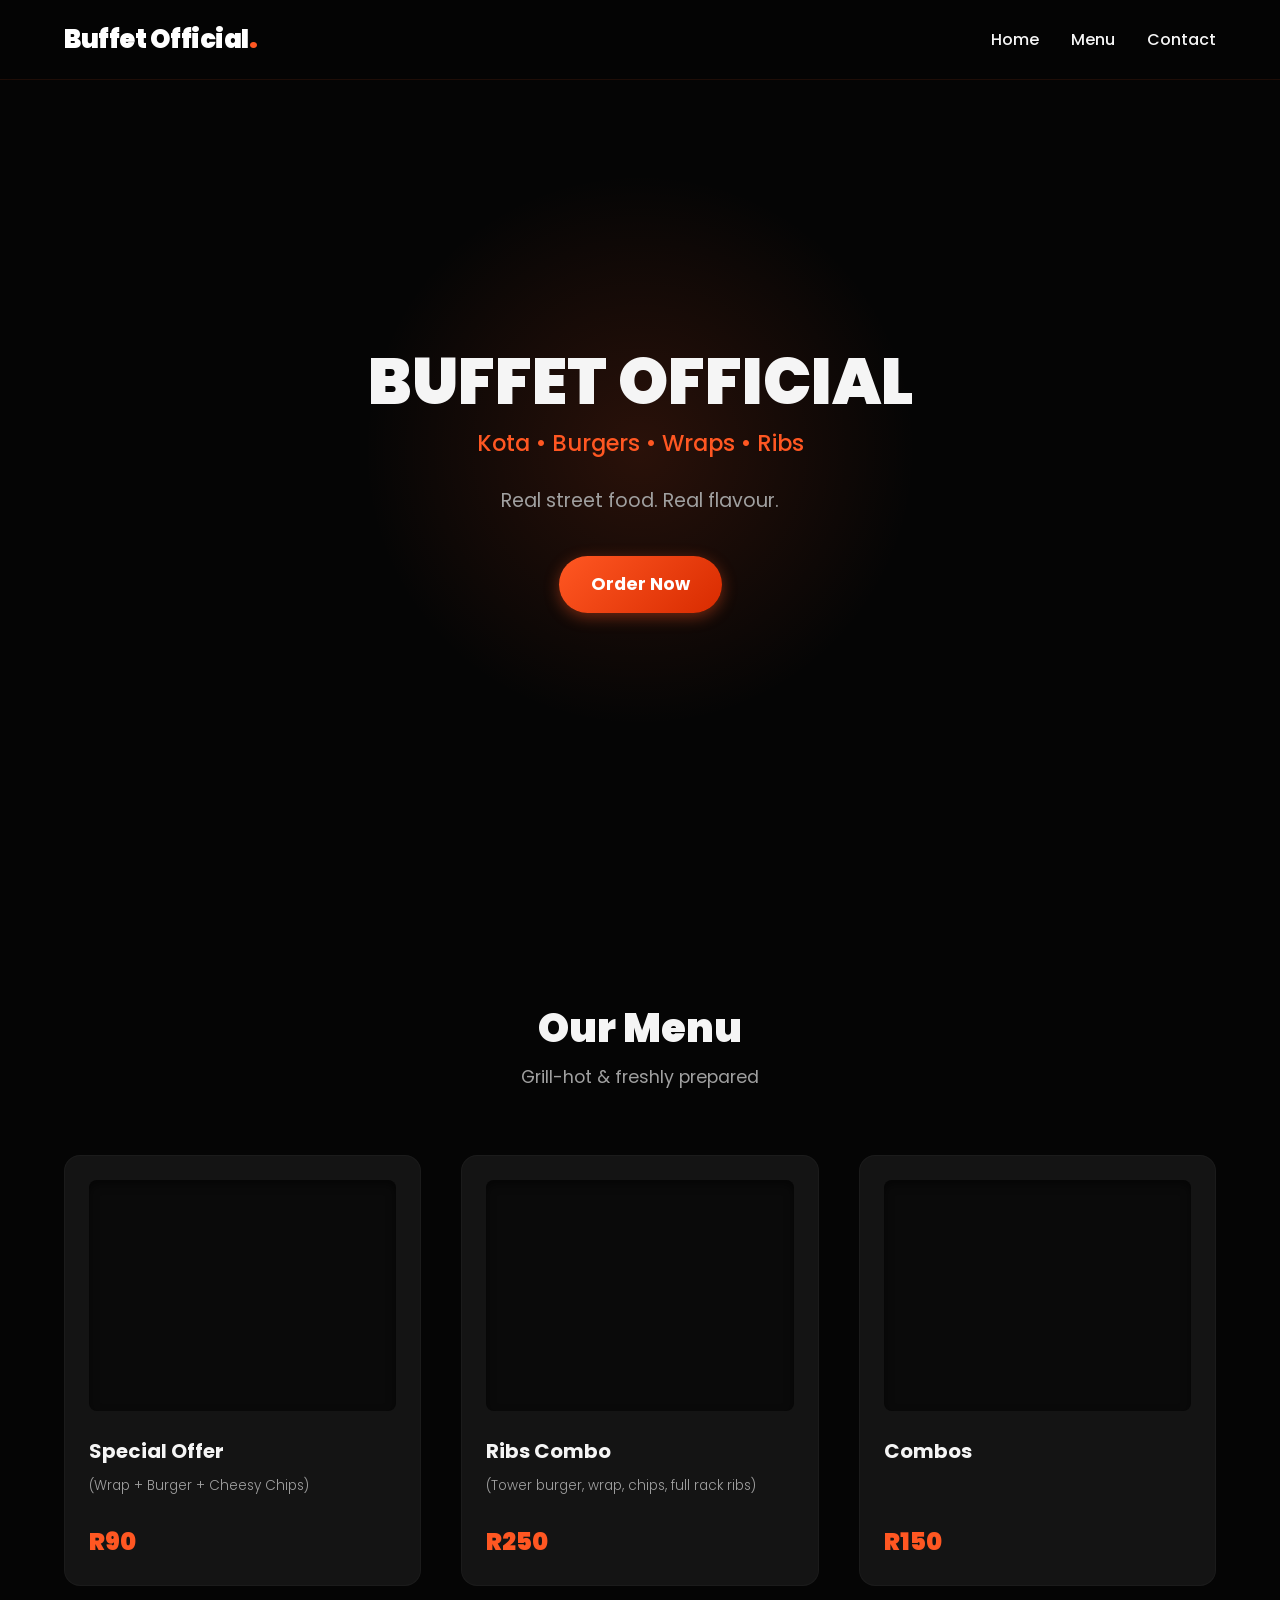
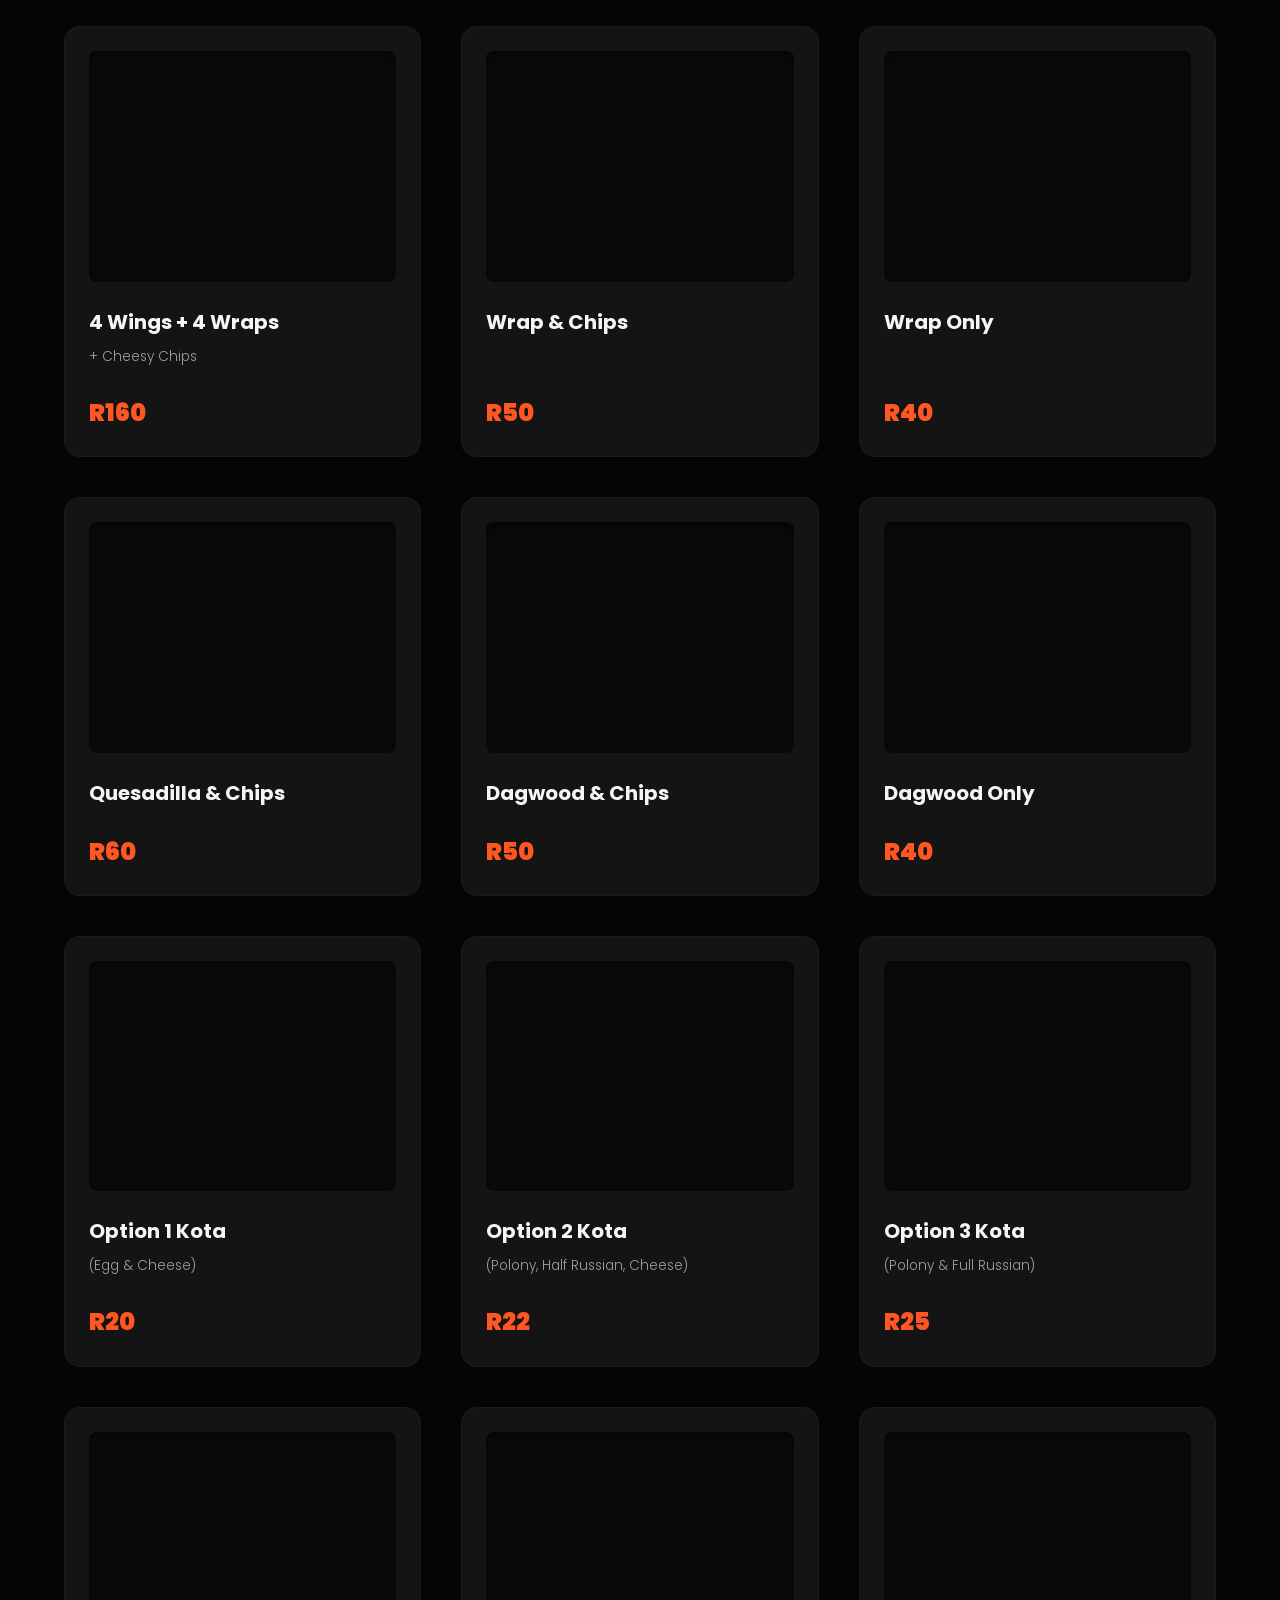
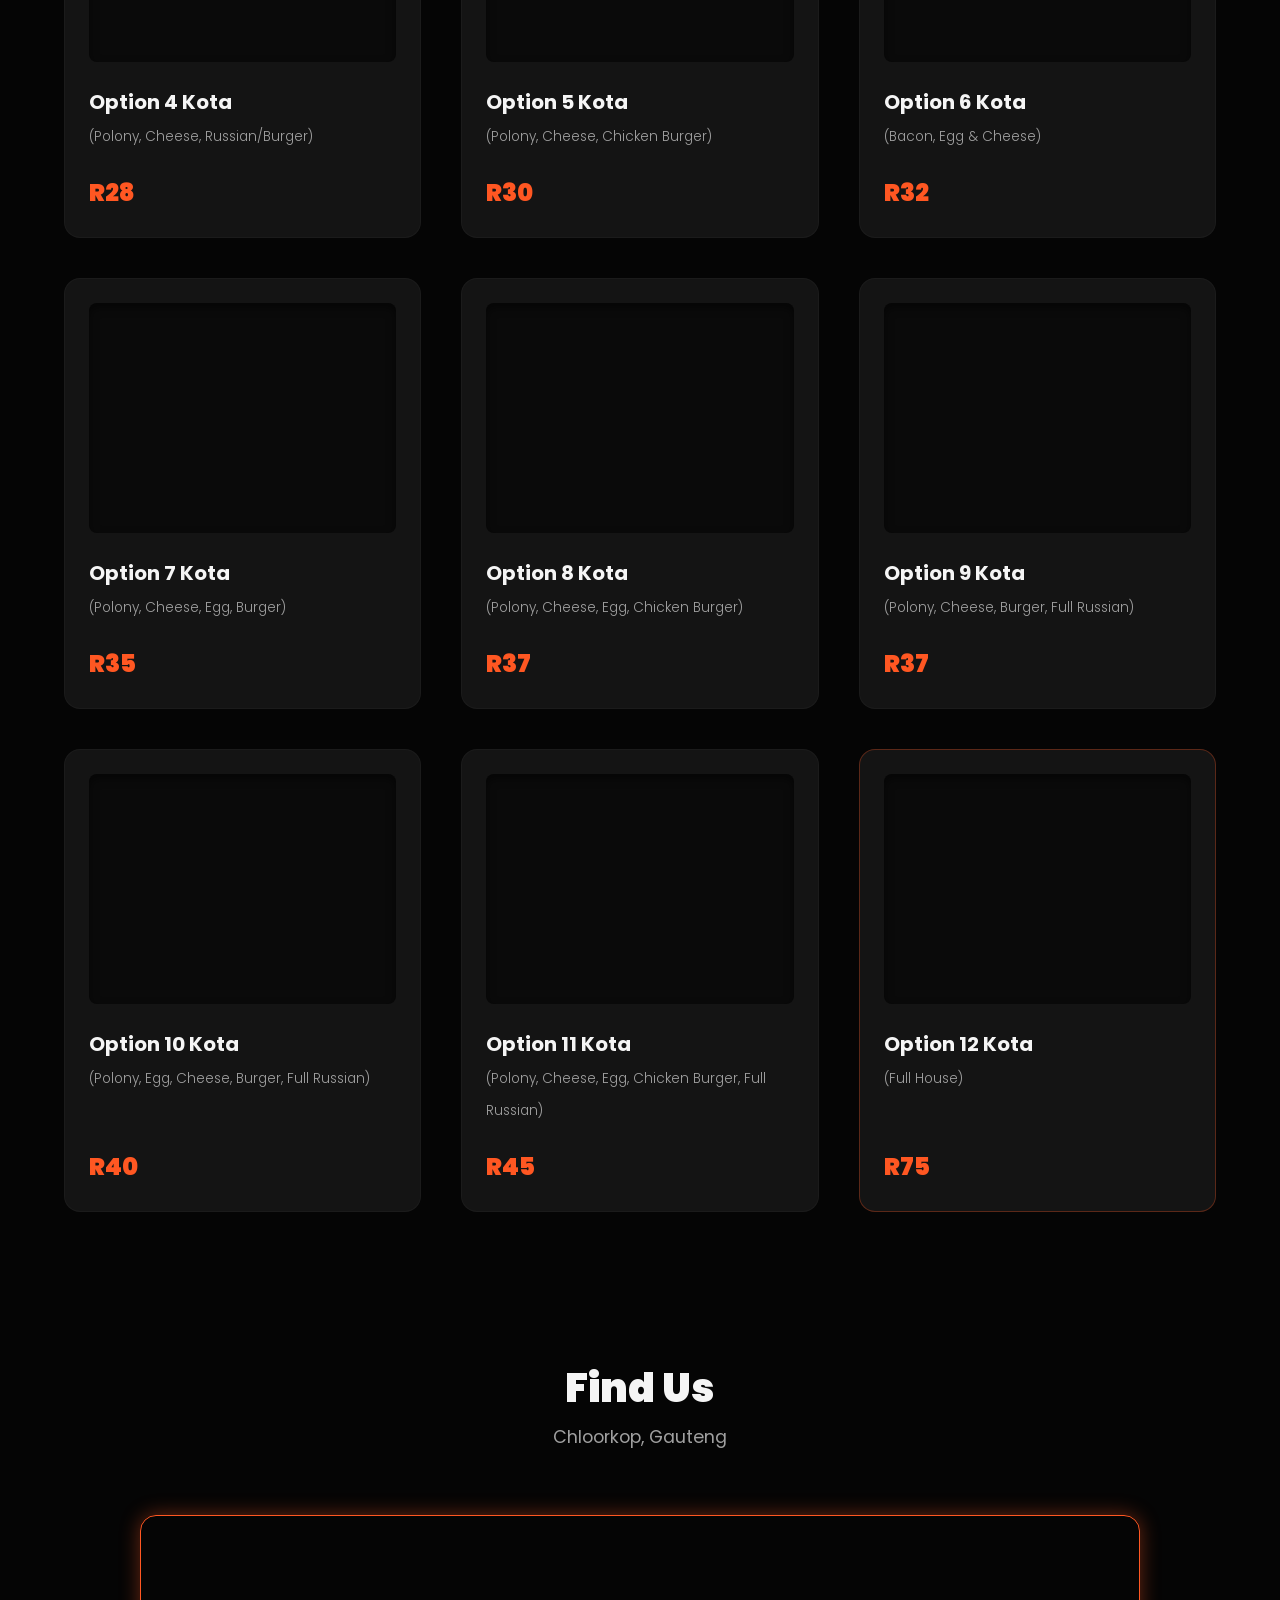
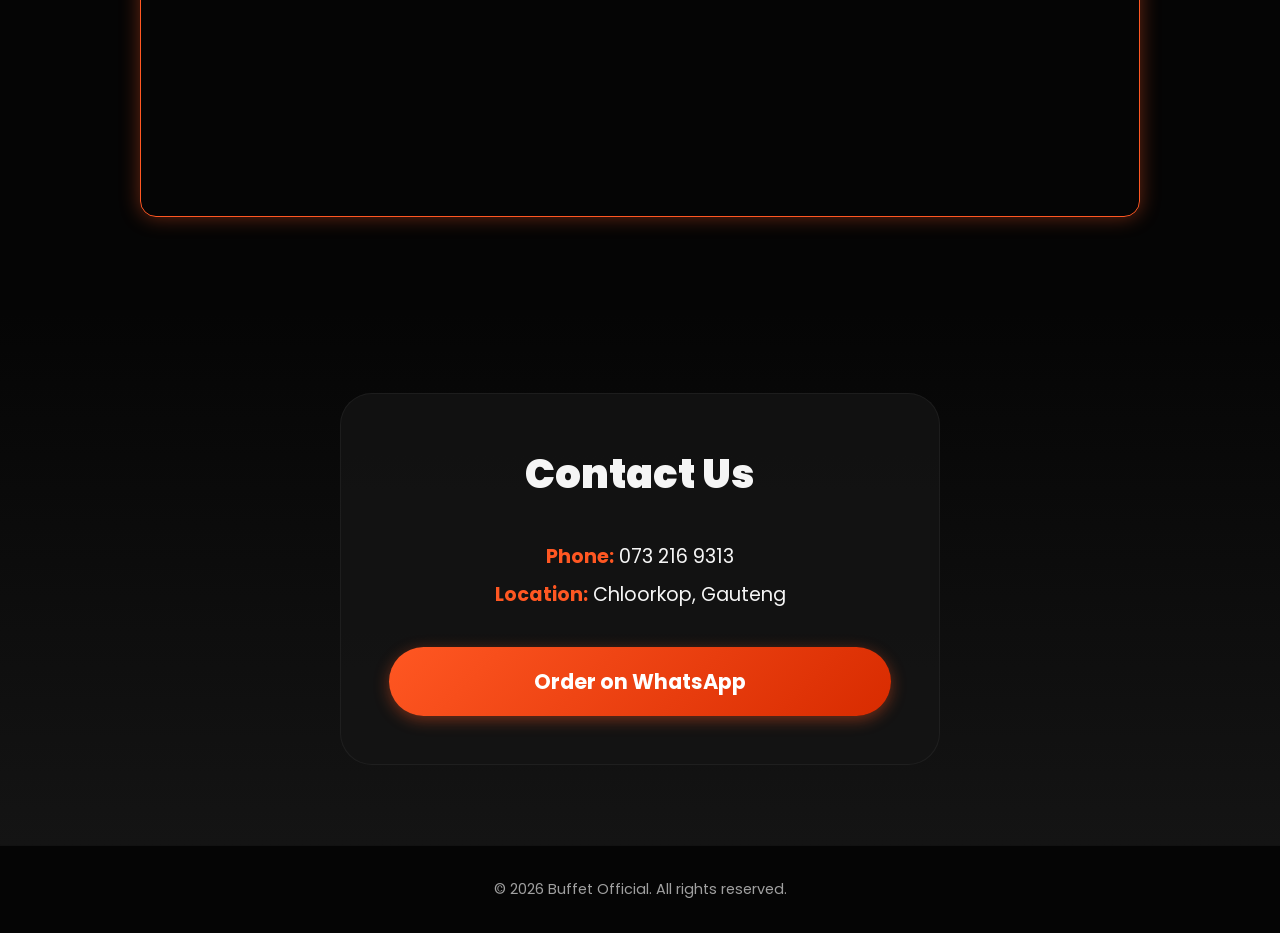
<file: Buffet/index.html>
<!DOCTYPE html>
<html lang="en">
<head>
    <meta charset="UTF-8">
    <meta name="viewport" content="width=device-width, initial-scale=1.0">
    <title>Buffet Official | Real Street Food</title>
    <!-- Importing a clean, modern font -->
    <link href="https://fonts.googleapis.com/css2?family=Poppins:wght@300;500;700;900&display=swap" rel="stylesheet">
    <link rel="stylesheet" href="styles.css">
</head>
<body>

    <!-- STICKY NAVBAR -->
    <nav class="navbar" id="navbar">
        <div class="nav-container">
            <a href="#home" class="logo">Buffet Official<span class="dot">.</span></a>
            
            <ul class="nav-links" id="nav-links">
                <li><a href="#home">Home</a></li>
                <li><a href="#menu">Menu</a></li>
                <li><a href="#contact">Contact</a></li>
            </ul>

            <button class="hamburger" id="hamburger">
                <div class="bar"></div>
                <div class="bar"></div>
                <div class="bar"></div>
            </button>
        </div>
    </nav>

    <!-- HERO SECTION -->
    <section id="home" class="hero">
        <div class="glow-backdrop"></div>
        <div class="hero-content">
            <h1 class="hero-title">Buffet Official</h1>
            <h2 class="hero-subtitle">Kota &bull; Burgers &bull; Wraps &bull; Ribs</h2>
            <p class="hero-tagline">Real street food. Real flavour.</p>
            <!-- CTA opens WhatsApp to South African format number +27 73 216 9313 -->
            <a href="https://wa.me/27732169313?text=Hi%20Buffet%20Official!%20I'd%20like%20to%20place%20an%20order." target="_blank" class="btn btn-primary glow-button">
                Order Now
            </a>
        </div>
    </section>

    <!-- MENU SECTION -->
    <section id="menu" class="menu-section">
        <div class="container">
            <h2 class="section-heading">Our Menu</h2>
            <p class="section-subheading">Grill-hot & freshly prepared</p>
            
            <div class="menu-grid">
                
                <!-- Specials & Combos -->
                <div class="menu-card">
                    <div class="img-placeholder"></div>
                    <h3 class="item-name">Special Offer <br><span class="item-desc">(Wrap + Burger + Cheesy Chips)</span></h3>
                    <p class="item-price">R90</p>
                </div>
                
                <div class="menu-card">
                    <div class="img-placeholder"></div>
                    <h3 class="item-name">Ribs Combo <br><span class="item-desc">(Tower burger, wrap, chips, full rack ribs)</span></h3>
                    <p class="item-price">R250</p>
                </div>

                <div class="menu-card">
                    <div class="img-placeholder"></div>
                    <h3 class="item-name">Combos</h3>
                    <p class="item-price">R150</p>
                </div>

                <div class="menu-card">
                    <div class="img-placeholder"></div>
                    <h3 class="item-name">4 Wings + 4 Wraps <br><span class="item-desc">+ Cheesy Chips</span></h3>
                    <p class="item-price">R160</p>
                </div>

                <!-- Standard Items -->
                <div class="menu-card">
                    <div class="img-placeholder"></div>
                    <h3 class="item-name">Wrap & Chips</h3>
                    <p class="item-price">R50</p>
                </div>

                <div class="menu-card">
                    <div class="img-placeholder"></div>
                    <h3 class="item-name">Wrap Only</h3>
                    <p class="item-price">R40</p>
                </div>

                <div class="menu-card">
                    <div class="img-placeholder"></div>
                    <h3 class="item-name">Quesadilla & Chips</h3>
                    <p class="item-price">R60</p>
                </div>

                <div class="menu-card">
                    <div class="img-placeholder"></div>
                    <h3 class="item-name">Dagwood & Chips</h3>
                    <p class="item-price">R50</p>
                </div>

                <div class="menu-card">
                    <div class="img-placeholder"></div>
                    <h3 class="item-name">Dagwood Only</h3>
                    <p class="item-price">R40</p>
                </div>

                <!-- Kotas (Options 1 - 12) -->
                <div class="menu-card">
                    <div class="img-placeholder"></div>
                    <h3 class="item-name">Option 1 Kota <br><span class="item-desc">(Egg & Cheese)</span></h3>
                    <p class="item-price">R20</p>
                </div>

                <div class="menu-card">
                    <div class="img-placeholder"></div>
                    <h3 class="item-name">Option 2 Kota <br><span class="item-desc">(Polony, Half Russian, Cheese)</span></h3>
                    <p class="item-price">R22</p>
                </div>

                <div class="menu-card">
                    <div class="img-placeholder"></div>
                    <h3 class="item-name">Option 3 Kota <br><span class="item-desc">(Polony & Full Russian)</span></h3>
                    <p class="item-price">R25</p>
                </div>

                <div class="menu-card">
                    <div class="img-placeholder"></div>
                    <h3 class="item-name">Option 4 Kota <br><span class="item-desc">(Polony, Cheese, Russian/Burger)</span></h3>
                    <p class="item-price">R28</p>
                </div>

                <div class="menu-card">
                    <div class="img-placeholder"></div>
                    <h3 class="item-name">Option 5 Kota <br><span class="item-desc">(Polony, Cheese, Chicken Burger)</span></h3>
                    <p class="item-price">R30</p>
                </div>

                <div class="menu-card">
                    <div class="img-placeholder"></div>
                    <h3 class="item-name">Option 6 Kota <br><span class="item-desc">(Bacon, Egg & Cheese)</span></h3>
                    <p class="item-price">R32</p>
                </div>

                <div class="menu-card">
                    <div class="img-placeholder"></div>
                    <h3 class="item-name">Option 7 Kota <br><span class="item-desc">(Polony, Cheese, Egg, Burger)</span></h3>
                    <p class="item-price">R35</p>
                </div>

                <div class="menu-card">
                    <div class="img-placeholder"></div>
                    <h3 class="item-name">Option 8 Kota <br><span class="item-desc">(Polony, Cheese, Egg, Chicken Burger)</span></h3>
                    <p class="item-price">R37</p>
                </div>

                <div class="menu-card">
                    <div class="img-placeholder"></div>
                    <h3 class="item-name">Option 9 Kota <br><span class="item-desc">(Polony, Cheese, Burger, Full Russian)</span></h3>
                    <p class="item-price">R37</p>
                </div>

                <div class="menu-card">
                    <div class="img-placeholder"></div>
                    <h3 class="item-name">Option 10 Kota <br><span class="item-desc">(Polony, Egg, Cheese, Burger, Full Russian)</span></h3>
                    <p class="item-price">R40</p>
                </div>

                <div class="menu-card">
                    <div class="img-placeholder"></div>
                    <h3 class="item-name">Option 11 Kota <br><span class="item-desc">(Polony, Cheese, Egg, Chicken Burger, Full Russian)</span></h3>
                    <p class="item-price">R45</p>
                </div>

                <div class="menu-card border-glow">
                    <div class="img-placeholder"></div>
                    <h3 class="item-name">Option 12 Kota <br><span class="item-desc">(Full House)</span></h3>
                    <p class="item-price text-accent">R75</p>
                </div>

            </div>
        </div>
    </section>

    <!-- CONTACT SECTION -->
<!-- MAP SECTION -->
    <section id="location" class="map-section">
        <div class="container">
            <h2 class="section-heading">Find Us</h2>
            <p class="section-subheading">Chloorkop, Gauteng</p>
            
            <div class="map-container glow-map">
                <!-- Google Maps iframe embedded to Chloorkop -->
                <iframe 
                    src="https://maps.google.com/maps?q=Chloorkop,+Gauteng&t=&z=14&ie=UTF8&iwloc=&output=embed" 
                    width="100%" 
                    height="450" 
                    allowfullscreen="" 
                    loading="lazy" 
                    referrerpolicy="no-referrer-when-downgrade">
                </iframe>
            </div>
        </div>
    </section>
    <section id="contact" class="contact-section">
        <div class="container contact-container">
            <h2 class="section-heading">Contact Us</h2>
            
            <div class="contact-details">
                <p><strong>Phone:</strong> 073 216 9313</p>
                <p><strong>Location:</strong> Chloorkop, Gauteng</p>
            </div>
            
            <a href="https://wa.me/27732169313?text=Hi%20Buffet%20Official!%20I'd%20like%20to%20place%20an%20order." target="_blank" class="btn btn-primary glow-button lg-btn">
                Order on WhatsApp
            </a>
        </div>
    </section>

    <!-- FOOTER -->
    <footer class="footer">
        <p>&copy; 2026 Buffet Official. All rights reserved.</p>
    </footer>

    <script src="script.js"></script>
</body>
</html>
</file>
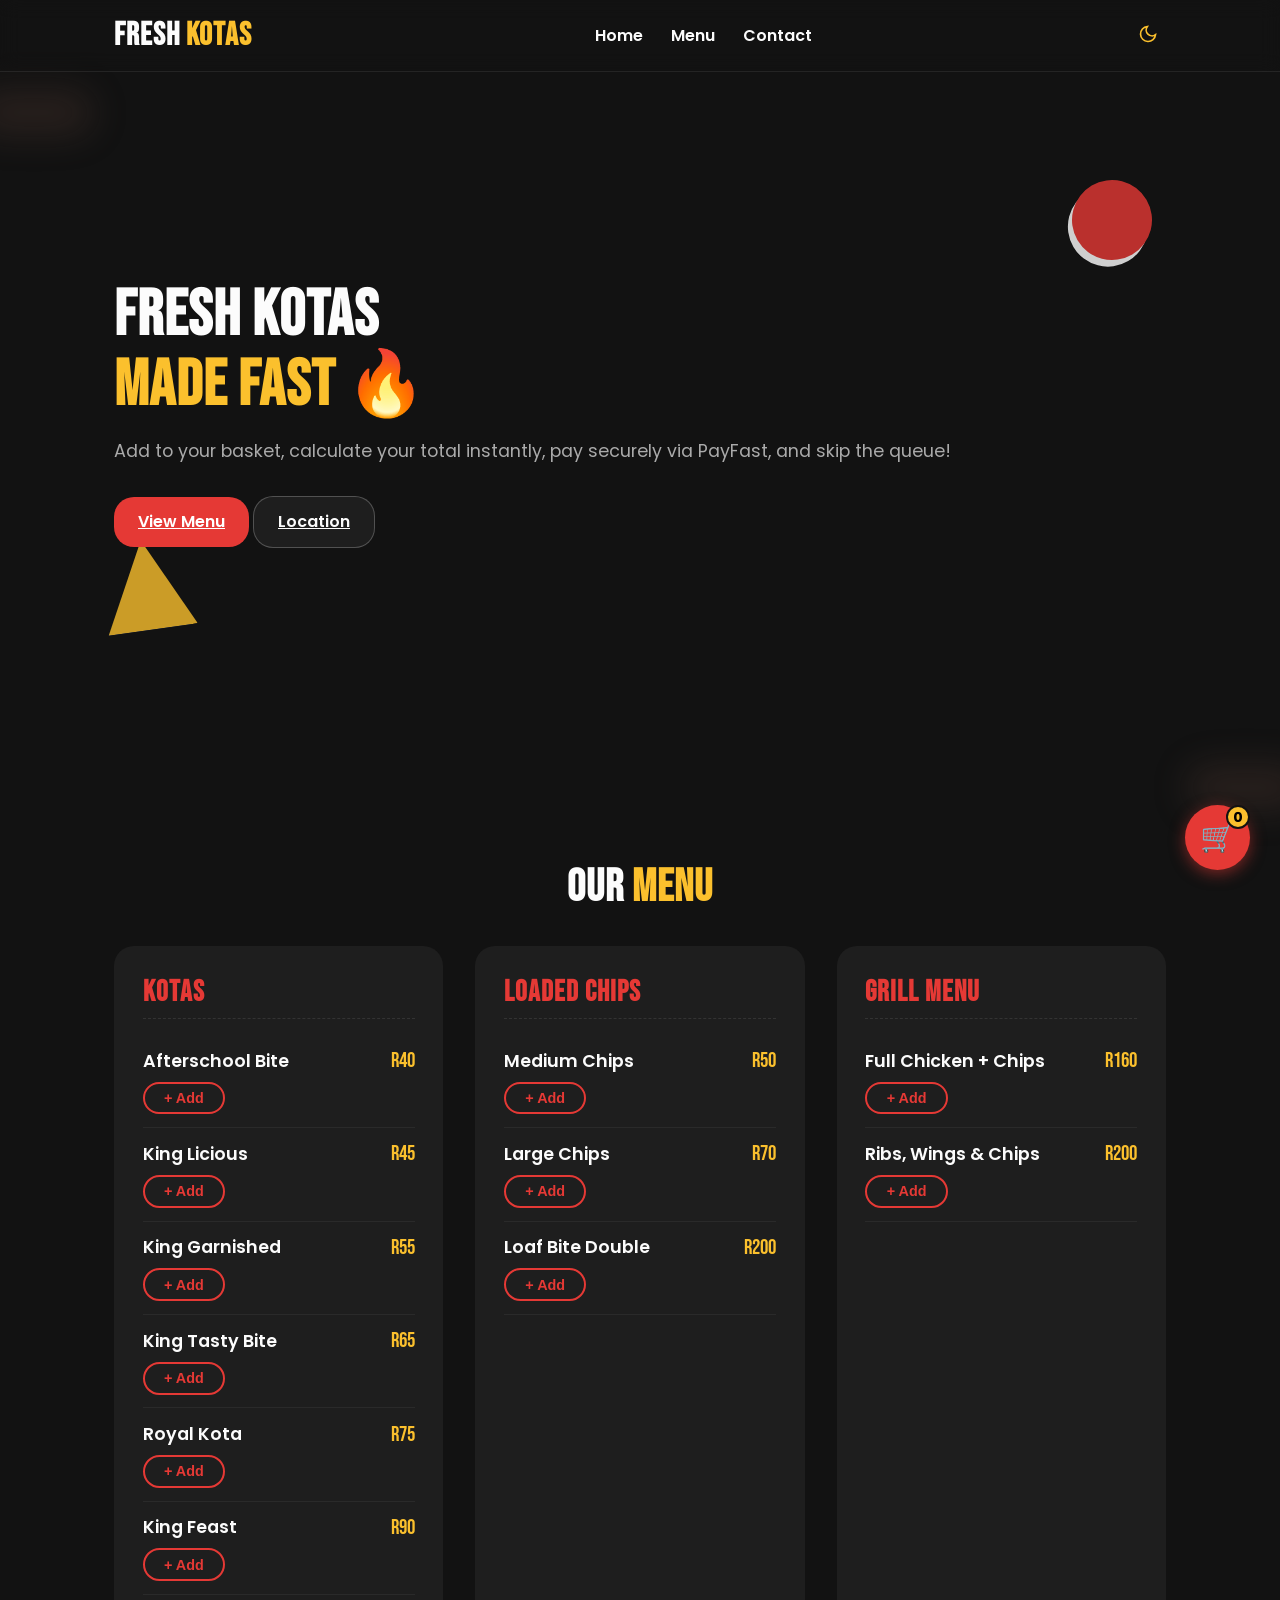
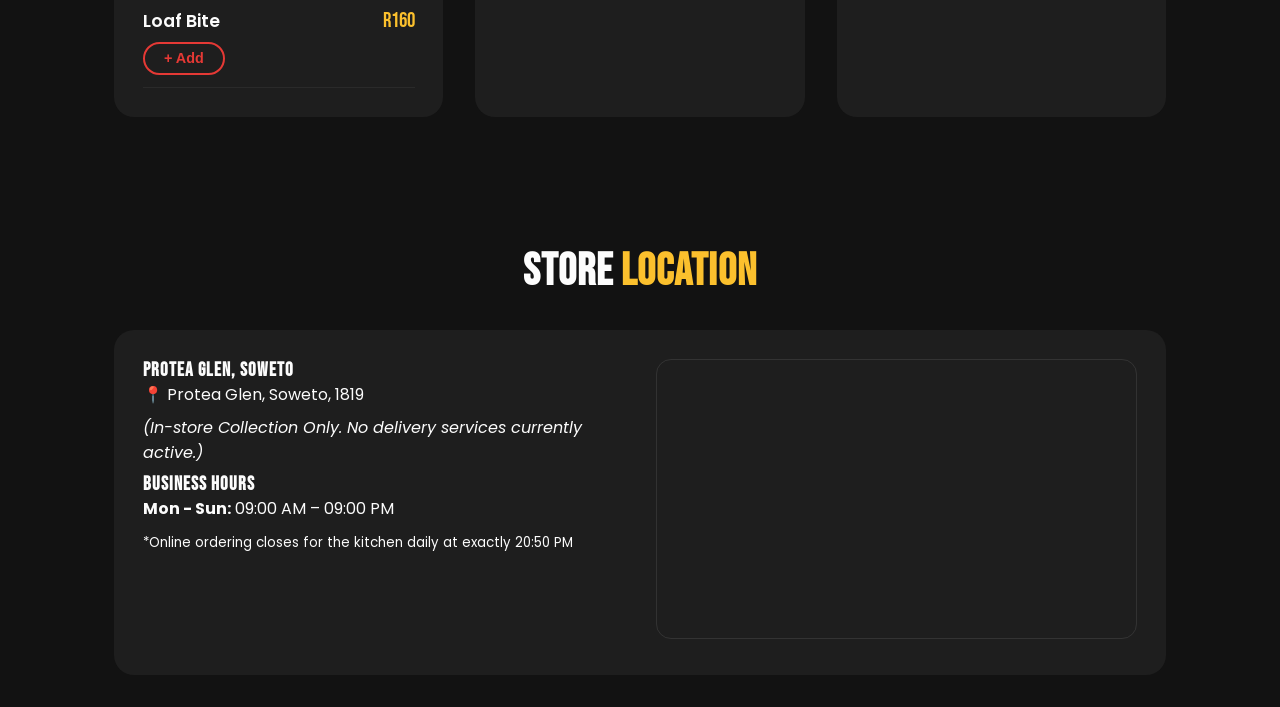
<file: king kota/index.html>
<!DOCTYPE html>
<html lang="en">
<head>
  <meta charset="UTF-8">
  <meta name="viewport" content="width=device-width, initial-scale=1.0">
  <title>Fresh Kotas Made Fast 🔥</title>
  <link rel="preconnect" href="https://fonts.googleapis.com">
  <link rel="preconnect" href="https://fonts.gstatic.com" crossorigin>
  <link href="https://fonts.googleapis.com/css2?family=Bebas+Neue&family=Poppins:wght@300;400;600&display=swap" rel="stylesheet">
  <link rel="stylesheet" href="style.css">
</head>
<body data-theme="dark">

  <div class="shape-container">
    <div class="shape sausage blur sh-1"></div>
    <div class="shape triangle sharp sh-2"></div>
    <div class="shape polony sharp sh-3"></div>
    <div class="shape sausage blur sh-4"></div>
  </div>

  <header>
    <div class="nav-container">
      <div class="logo">FRESH <span>KOTAS</span></div>
      <div class="nav-links">
        <a href="#home">Home</a>
        <a href="#menu">Menu</a>
        <a href="#contact">Contact</a>
      </div>
      <button class="theme-toggle" id="themeToggle" aria-label="Toggle Theme">
        <svg id="moon-icon" xmlns="http://www.w3.org/2000/svg" width="20" height="20" viewBox="0 0 24 24" fill="none" stroke="currentColor" stroke-width="2"><path d="M21 12.79A9 9 0 1 1 11.21 3 7 7 0 0 0 21 12.79z"></path></svg>
      </button>
    </div>
  </header>

  <main>
    <section id="home" class="hero fade-in-up">
      <div class="hero-content">
        <h1>Fresh Kotas<br><span class="highlight">Made Fast 🔥</span></h1>
        <p class="subtext">Add to your basket, calculate your total instantly, pay securely via PayFast, and skip the queue!</p>
        <div class="hero-buttons">
          <a href="#menu" class="btn btn-primary glow-btn">View Menu</a>
          <a href="#contact" class="btn btn-secondary">Location</a>
        </div>
      </div>
    </section>

    <!-- MENU WITH ADD TO CART BUTTONS -->
    <section id="menu" class="menu-section scroll-anim">
      <h2>Our <span>Menu</span></h2>
      <div class="menu-grid">
        
        <div class="menu-card">
          <h3>Kotas</h3>
          <ul>
            <li>
              <div><span class="item-name">Afterschool Bite</span><span class="price">R40</span></div>
              <button class="add-btn" onclick="addToCart('Afterschool Bite', 40)">+ Add</button>
            </li>
            <li>
              <div><span class="item-name">King Licious</span><span class="price">R45</span></div>
              <button class="add-btn" onclick="addToCart('King Licious', 45)">+ Add</button>
            </li>
            <li>
              <div><span class="item-name">King Garnished</span><span class="price">R55</span></div>
              <button class="add-btn" onclick="addToCart('King Garnished', 55)">+ Add</button>
            </li>
            <li>
              <div><span class="item-name">King Tasty Bite</span><span class="price">R65</span></div>
              <button class="add-btn" onclick="addToCart('King Tasty Bite', 65)">+ Add</button>
            </li>
            <li>
              <div><span class="item-name">Royal Kota</span><span class="price">R75</span></div>
              <button class="add-btn" onclick="addToCart('Royal Kota', 75)">+ Add</button>
            </li>
            <li>
              <div><span class="item-name">King Feast</span><span class="price">R90</span></div>
              <button class="add-btn" onclick="addToCart('King Feast', 90)">+ Add</button>
            </li>
            <li>
              <div><span class="item-name">Loaf Bite</span><span class="price">R160</span></div>
              <button class="add-btn" onclick="addToCart('Loaf Bite', 160)">+ Add</button>
            </li>
          </ul>
        </div>

        <div class="menu-card">
          <h3>Loaded Chips</h3>
          <ul>
            <li><div><span class="item-name">Medium Chips</span><span class="price">R50</span></div><button class="add-btn" onclick="addToCart('Medium Chips', 50)">+ Add</button></li>
            <li><div><span class="item-name">Large Chips</span><span class="price">R70</span></div><button class="add-btn" onclick="addToCart('Large Chips', 70)">+ Add</button></li>
            <li><div><span class="item-name">Loaf Bite Double</span><span class="price">R200</span></div><button class="add-btn" onclick="addToCart('Loaf Bite Double', 200)">+ Add</button></li>
          </ul>
        </div>

        <div class="menu-card">
          <h3>Grill Menu</h3>
          <ul>
            <li><div><span class="item-name">Full Chicken + Chips</span><span class="price">R160</span></div><button class="add-btn" onclick="addToCart('Full Chicken + Chips', 160)">+ Add</button></li>
            <li><div><span class="item-name">Ribs, Wings & Chips</span><span class="price">R200</span></div><button class="add-btn" onclick="addToCart('Ribs, Wings & Chips', 200)">+ Add</button></li>
          </ul>
        </div>

      </div>
    </section>

    <!-- STORE INFO SECTION (Location Updated) -->
    <section id="contact" class="contact-section scroll-anim">
      <h2>Store <span>Location</span></h2>
      <div class="contact-grid">
        <div class="contact-info">
          <h3>Protea Glen, Soweto</h3>
          <p>📍 Protea Glen, Soweto, 1819</p>
          <p><em>(In-store Collection Only. No delivery services currently active.)</em></p>
          <div class="spacer"></div>
          
          <h3>Business Hours</h3>
          <p><strong>Mon - Sun:</strong> 09:00 AM – 09:00 PM</p>
          <p><small>*Online ordering closes for the kitchen daily at exactly 20:50 PM</small></p>
        </div>

        <div class="map-embed">
          <iframe 
            src="https://www.google.com/maps/embed?pb=!1m18!1m12!1m3!1d114486.29953257859!2d27.76676161405624!3d-26.26252989115712!2m3!1f0!2f0!3f0!3m2!1i1024!2i768!4f13.1!3m3!1m2!1s0x1e95a7ecb0a0efab%3A0xc3cf0ea13b1fdb5!2sProtea%20Glen%2C%20Soweto!5e0!3m2!1sen!2sza!4v1700000000000!5m2!1sen!2sza" 
            allowfullscreen="" loading="lazy" referrerpolicy="no-referrer-when-downgrade">
          </iframe>
        </div>
      </div>
    </section>
  </main>

  <!-- FLOATING CART BUTTON -->
  <div class="floating-cart" onclick="toggleCart()">
    <div class="cart-icon">🛒</div>
    <div class="cart-badge" id="cartBadge">0</div>
  </div>

  <!-- CART SLIDING BASKET (SIDEBAR) -->
  <div class="cart-sidebar" id="cartSidebar">
    <div class="cart-header">
      <h3>Your Basket 🛒</h3>
      <button class="close-cart" onclick="toggleCart()">✕</button>
    </div>
    
    <div class="cart-items" id="cartItemsContainer">
      <div class="empty-cart-msg">Your basket is empty. Add some fire food!</div>
    </div>

    <div class="cart-footer">
      <div class="cart-total-line">
        <strong>Total:</strong>
        <strong id="cartTotalValue" style="color: var(--accent-yellow); font-size: 1.5rem;">R0</strong>
      </div>
      
      <!-- Checkout Form via Payfast/Formspree email trigger -->
      <div class="checkout-form">
        <div class="cart-notice" style="text-align:center; color: var(--text-muted); font-size: 0.85rem; margin-bottom: 5px;">Collection Only @ Protea Glen, Soweto.</div>
        <input type="text" id="custName" placeholder="Full Name (for order collection)" required>
        <input type="tel" id="custPhone" placeholder="Phone Number" required>
        
        <div id="closedMessage" class="store-closed-alert">
          🚨 <strong>Online Orders Closed for the day!</strong>
        </div>

        <button id="checkoutBtn" class="btn btn-primary w-full glow-btn" onclick="processCheckout()">
          Proceed to PayFast & Place Order
        </button>
      </div>
    </div>
  </div>

  <div class="cart-overlay" id="cartOverlay" onclick="toggleCart()"></div>

  <script src="script.js"></script>
</body>
</html>
</file>
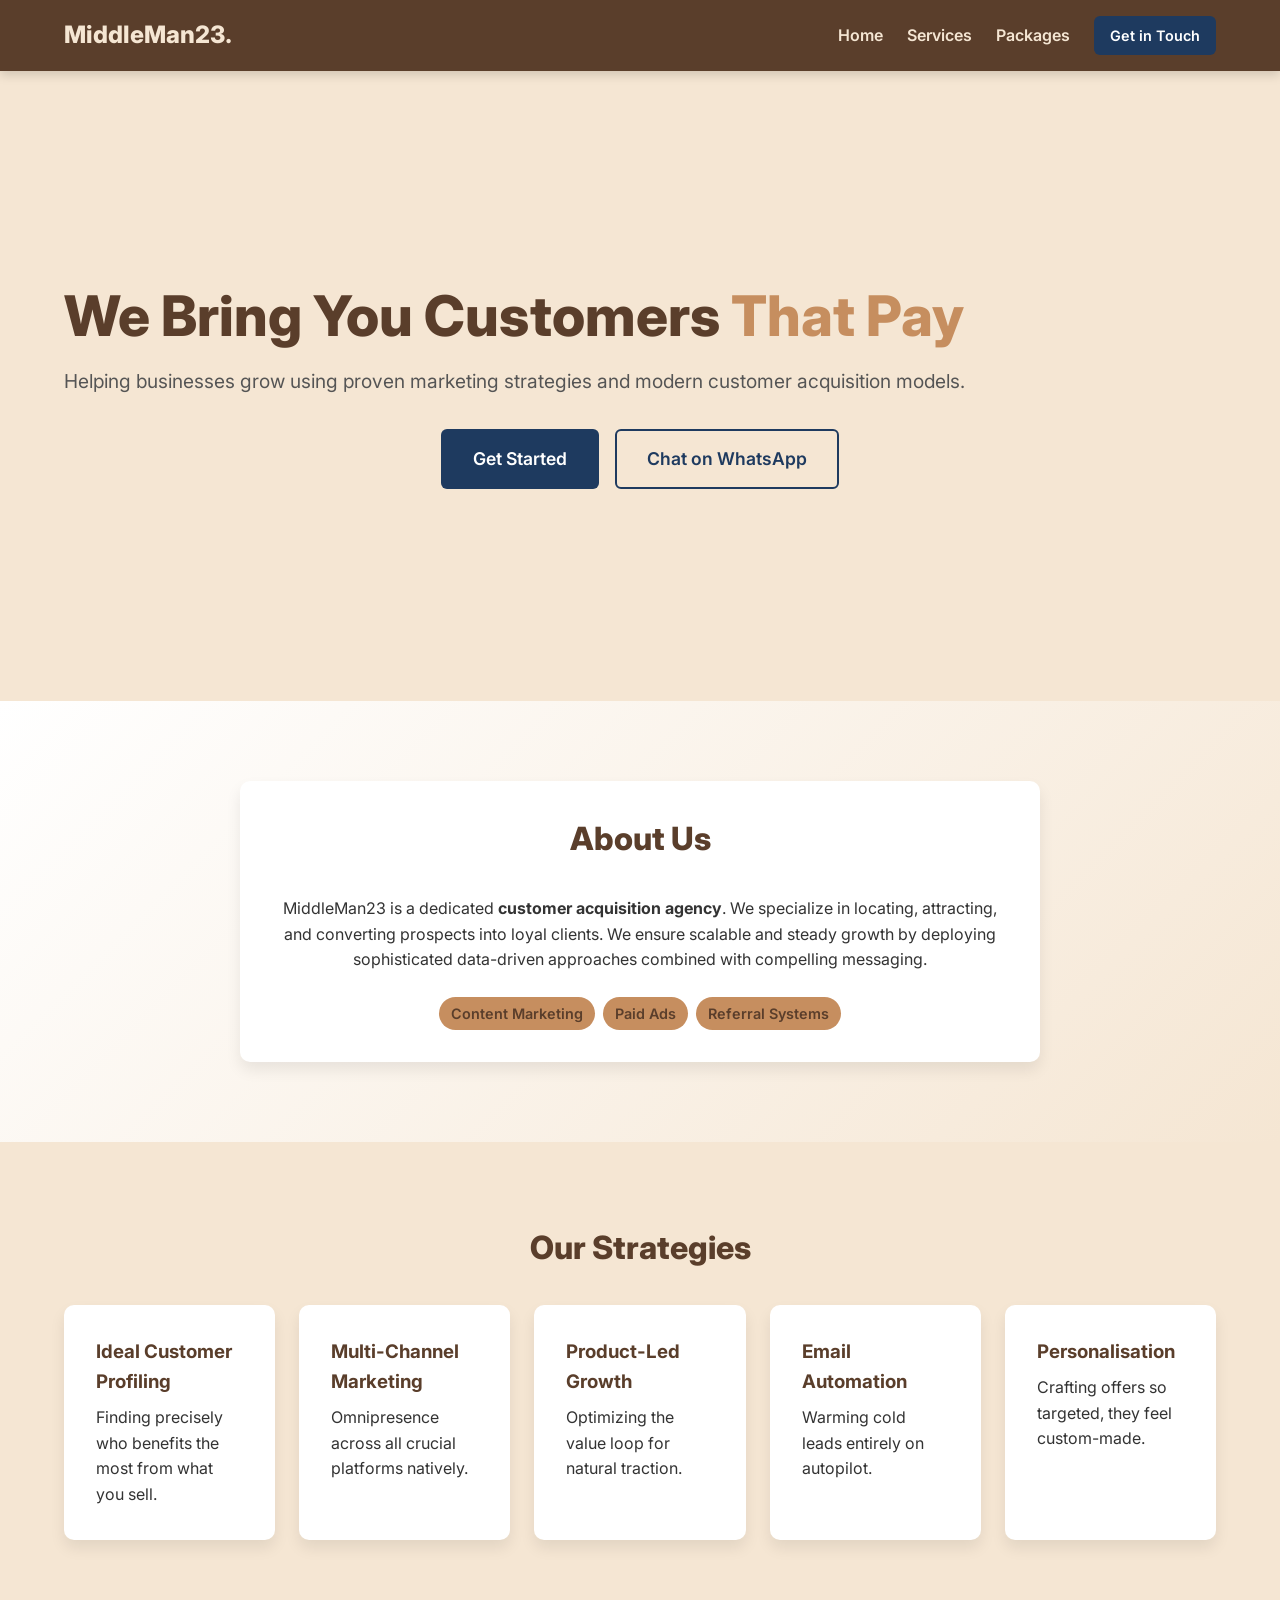
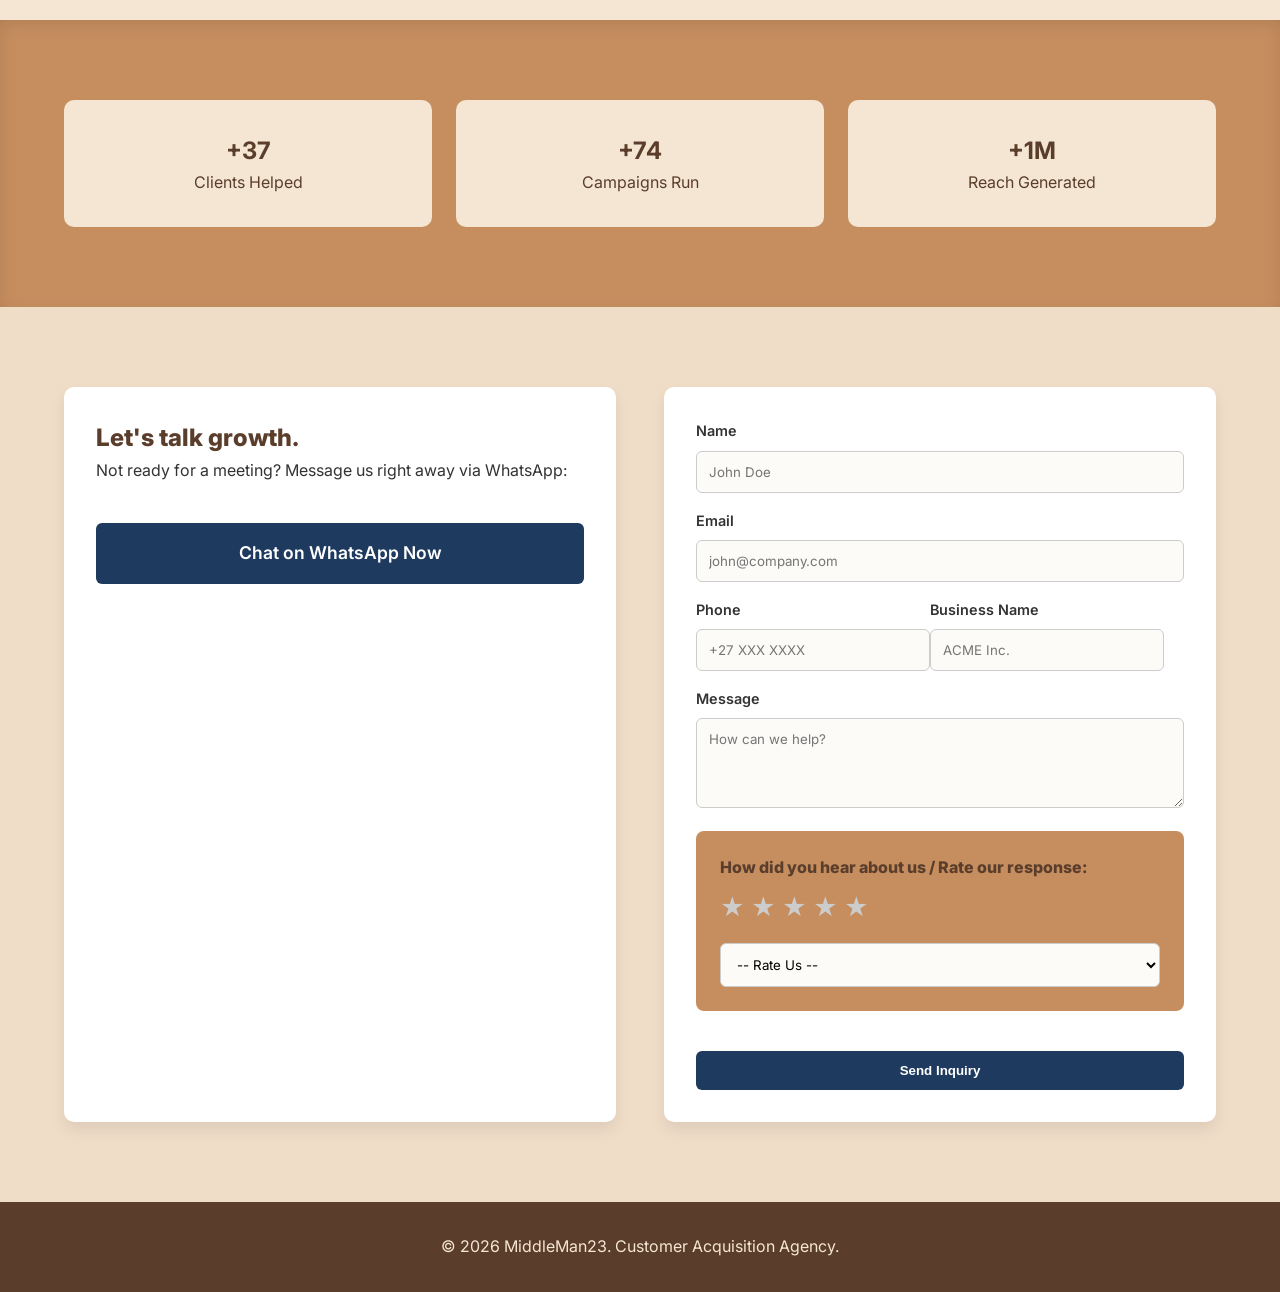
<file: MiddleMan/index.html>
<!DOCTYPE html>
<html lang="en">
<head>
    <meta charset="UTF-8">
    <meta name="viewport" content="width=device-width, initial-scale=1.0">
    <title>MiddleMan23 | Customer Acquisition Specialists</title>
    <link href="https://fonts.googleapis.com/css2?family=Inter:wght@400;600;800&display=swap" rel="stylesheet">
    <link rel="stylesheet" href="styles.css">
</head>
<body>

    <!-- NAVBAR SECTION -->
    <header class="navbar sticky shadow-md hover-lift-element">
        <div class="container flex-row justify-between align-center">
            <div class="logo">MiddleMan23.</div>
            <nav class="nav-links">
                <a href="index.html">Home</a>
                <a href="services.html">Services</a>
                <a href="products.html">Packages</a>
                <a href="#contact" class="btn btn-sm btn-accent hover-lift">Get in Touch</a>
            </nav>
            <button class="hamburger" id="hamburger">&#9776;</button>
        </div>
    </header>

    <!-- HERO SECTION -->
    <section class="hero hover-lift-section">
        <div class="container center-text">
            <h1 class="hero-title text-strong">We Bring You Customers <span class="text-highlight">That Pay</span></h1>
            <p class="hero-subtext">Helping businesses grow using proven marketing strategies and modern customer acquisition models.</p>
            <div class="hero-buttons">
                <a href="products.html" class="btn btn-lg btn-accent hover-lift">Get Started</a>
                <a href="https://wa.me/27620711968?text=Hi%20I’m%20interested%20in%20growing%20my%20business%20with%20MiddleMan23" target="_blank" class="btn btn-lg btn-accent-outline hover-lift">Chat on WhatsApp</a>
            </div>
        </div>
    </section>

    <!-- ABOUT SECTION -->
    <section class="about section-padding section-bg-alt">
        <div class="container text-center max-w-lg hover-lift-section card">
            <h2 class="section-title text-strong">About Us</h2>
            <p>MiddleMan23 is a dedicated <strong>customer acquisition agency</strong>. We specialize in locating, attracting, and converting prospects into loyal clients. We ensure scalable and steady growth by deploying sophisticated data-driven approaches combined with compelling messaging.</p>
            
            <div class="feature-tags">
                <span class="tag bg-caramel hover-lift">Content Marketing</span>
                <span class="tag bg-caramel hover-lift">Paid Ads</span>
                <span class="tag bg-caramel hover-lift">Referral Systems</span>
            </div>
        </div>
    </section>

    <!-- STRATEGY SECTION -->
    <section class="strategy section-padding">
        <div class="container">
            <h2 class="section-title text-strong text-center">Our Strategies</h2>
            <div class="grid-card grid-5">
                <div class="card hover-lift">
                    <h3>Ideal Customer Profiling</h3>
                    <p>Finding precisely who benefits the most from what you sell.</p>
                </div>
                <div class="card hover-lift">
                    <h3>Multi-Channel Marketing</h3>
                    <p>Omnipresence across all crucial platforms natively.</p>
                </div>
                <div class="card hover-lift">
                    <h3>Product-Led Growth</h3>
                    <p>Optimizing the value loop for natural traction.</p>
                </div>
                <div class="card hover-lift">
                    <h3>Email Automation</h3>
                    <p>Warming cold leads entirely on autopilot.</p>
                </div>
                <div class="card hover-lift">
                    <h3>Personalisation</h3>
                    <p>Crafting offers so targeted, they feel custom-made.</p>
                </div>
            </div>
        </div>
    </section>

    <!-- COUNTER SECTION -->
    <section class="counters section-padding text-center bg-caramel text-brown shadow-inner hover-lift-section">
        <div class="container grid-card grid-3">
            <div class="counter-box hover-lift card-alt">
                <h2>+<span class="counter" data-target="100">0</span></h2>
                <p>Clients Helped</p>
            </div>
            <div class="counter-box hover-lift card-alt">
                <h2>+<span class="counter" data-target="300">0</span></h2>
                <p>Campaigns Run</p>
            </div>
            <div class="counter-box hover-lift card-alt">
                <h2>+<span class="counter" data-target="1">0</span>M</h2>
                <p>Reach Generated</p>
            </div>
        </div>
    </section>

    <!-- CONTACT & FEEDBACK FORM (Included across pages) -->
    <section id="contact" class="contact section-padding bg-alt">
        <div class="container grid-2-columns gap-lg">
            
            <div class="contact-info card hover-lift">
                <h2 class="text-strong">Let's talk growth.</h2>
                <p>Not ready for a meeting? Message us right away via WhatsApp:</p>
                <a href="https://wa.me/27620711968?text=Hi%20I’m%20interested%20in%20growing%20my%20business%20with%20MiddleMan23" target="_blank" class="btn btn-accent btn-lg w-full mt-4 text-center hover-lift">Chat on WhatsApp Now</a>
            </div>

            <div class="contact-form card hover-lift form-container">
                <form id="feedback-form">
                    <div class="form-group">
                        <label>Name</label>
                        <input type="text" id="fname" required placeholder="John Doe">
                    </div>
                    <div class="form-group">
                        <label>Email</label>
                        <input type="email" id="femail" required placeholder="john@company.com">
                    </div>
                    <div class="form-row flex-row">
                        <div class="form-group half-width">
                            <label>Phone</label>
                            <input type="text" id="fphone" placeholder="+27 XXX XXXX">
                        </div>
                        <div class="form-group half-width">
                            <label>Business Name</label>
                            <input type="text" id="fbusiness" placeholder="ACME Inc.">
                        </div>
                    </div>
                    <div class="form-group">
                        <label>Message</label>
                        <textarea id="fmessage" rows="4" required placeholder="How can we help?"></textarea>
                    </div>

                    <!-- FEEDBACK / REVIEW COMPONENT -->
                    <div class="feedback-box bg-caramel p-3 rounded mt-2">
                        <label class="text-strong block mb-1">How did you hear about us / Rate our response:</label>
                        <div class="star-rating" id="star-rating">
                            <span data-value="1">&#9733;</span>
                            <span data-value="2">&#9733;</span>
                            <span data-value="3">&#9733;</span>
                            <span data-value="4">&#9733;</span>
                            <span data-value="5">&#9733;</span>
                        </div>
                        <select id="fsatisfaction" class="mt-2 custom-select">
                            <option value="">-- Rate Us --</option>
                            <option value="Excellent">Excellent</option>
                            <option value="Good">Good</option>
                            <option value="Average">Average</option>
                            <option value="Poor">Poor</option>
                        </select>
                    </div>

                    <button type="submit" class="btn btn-accent w-full mt-4 hover-lift">Send Inquiry</button>
                    <div id="form-success" class="success-message mt-2 hidden">Thanks! Your inquiry was received. We'll be in touch.</div>
                </form>
            </div>
        </div>
    </section>

    <footer class="text-center py-4 bg-brown text-beige">
        <p>&copy; 2026 MiddleMan23. Customer Acquisition Agency.</p>
    </footer>

    <script src="script.js"></script>
</body>
</html>
</file>
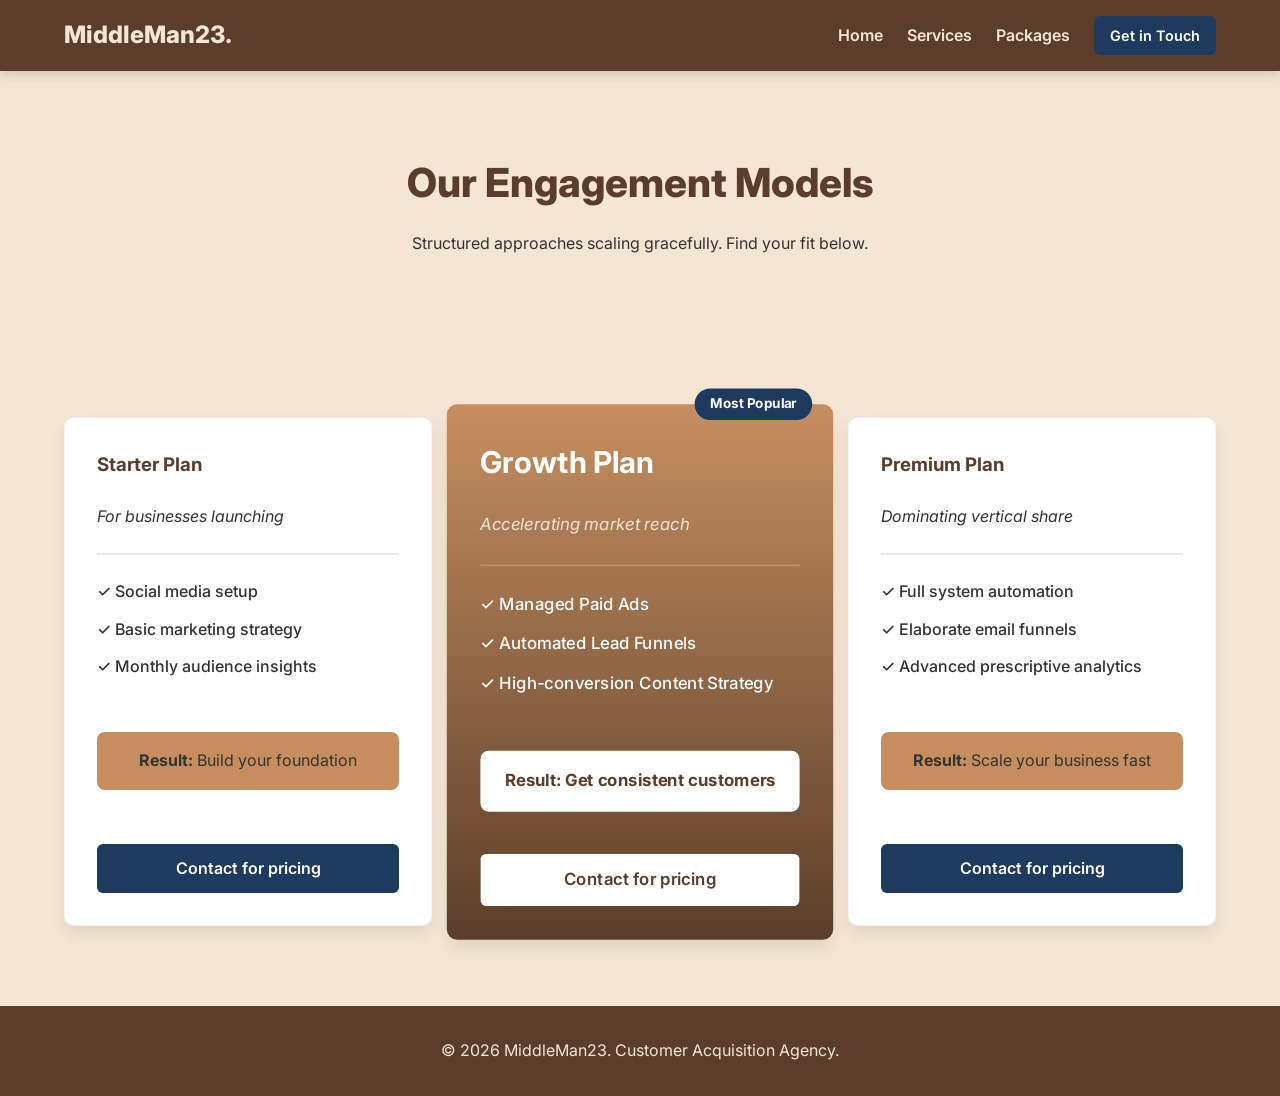
<file: MiddleMan/products.html>
<!DOCTYPE html>
<html lang="en">
<head>
    <meta charset="UTF-8">
    <meta name="viewport" content="width=device-width, initial-scale=1.0">
    <title>Packages | MiddleMan23</title>
    <link href="https://fonts.googleapis.com/css2?family=Inter:wght@400;600;800&display=swap" rel="stylesheet">
    <link rel="stylesheet" href="styles.css">
</head>
<body>

    <header class="navbar sticky shadow-md hover-lift-element">
        <div class="container flex-row justify-between align-center">
            <div class="logo">MiddleMan23.</div>
            <nav class="nav-links">
                <a href="index.html">Home</a>
                <a href="services.html">Services</a>
                <a href="products.html">Packages</a>
                <a href="index.html#contact" class="btn btn-sm btn-accent hover-lift">Get in Touch</a>
            </nav>
            <button class="hamburger" id="hamburger">&#9776;</button>
        </div>
    </header>

    <section class="section-padding text-center">
        <div class="container hover-lift-section">
            <h1 class="text-strong text-4xl mb-2">Our Engagement Models</h1>
            <p class="max-w-lg center-margin">Structured approaches scaling gracefully. Find your fit below.</p>
        </div>
    </section>

    <!-- PACKAGES / PRICING GRID -->
    <section class="section-padding pb-xl">
        <div class="container grid-card grid-3 align-start">
            
            <!-- Plan 1 -->
            <div class="card pricing-card hover-lift">
                <h3>Starter Plan</h3>
                <p class="mt-2 font-italic">For businesses launching</p>
                <hr class="mt-3 mb-3 border-subtle">
                <ul class="pricing-features mb-4">
                    <li>&check; Social media setup</li>
                    <li>&check; Basic marketing strategy</li>
                    <li>&check; Monthly audience insights</li>
                </ul>
                <div class="result-box bg-caramel p-2 rounded text-center mb-4">
                    <strong>Result:</strong> Build your foundation
                </div>
                <a href="https://wa.me/27620711968?text=I'd%20like%20info%20about%20the%20Starter%20Plan" target="_blank" class="btn btn-accent w-full block text-center hover-lift mt-auto">Contact for pricing</a>
            </div>

            <!-- Plan 2 : Highlighted -->
            <div class="card pricing-card popular hover-lift highlight-card">
                <div class="popular-tag text-white bg-accent text-center font-bold">Most Popular</div>
                <h3>Growth Plan</h3>
                <p class="mt-2 font-italic text-beige">Accelerating market reach</p>
                <hr class="mt-3 mb-3 border-beige-subtle">
                <ul class="pricing-features mb-4 text-white">
                    <li>&check; Managed Paid Ads</li>
                    <li>&check; Automated Lead Funnels</li>
                    <li>&check; High-conversion Content Strategy</li>
                </ul>
                <div class="result-box bg-white text-brown p-2 rounded text-center mb-4 font-bold shadow-light" style="color: #5A3E2B;">
                    Result: Get consistent customers
                </div>
                <a href="https://wa.me/27620711968?text=I'd%20like%20info%20about%20the%20Growth%20Plan" target="_blank" class="btn btn-bg-white text-strong hover-lift block text-center mt-auto font-bold w-full">Contact for pricing</a>
            </div>

            <!-- Plan 3 -->
            <div class="card pricing-card hover-lift">
                <h3>Premium Plan</h3>
                <p class="mt-2 font-italic">Dominating vertical share</p>
                <hr class="mt-3 mb-3 border-subtle">
                <ul class="pricing-features mb-4">
                    <li>&check; Full system automation</li>
                    <li>&check; Elaborate email funnels</li>
                    <li>&check; Advanced prescriptive analytics</li>
                </ul>
                <div class="result-box bg-caramel p-2 rounded text-center mb-4">
                    <strong>Result:</strong> Scale your business fast
                </div>
                <a href="https://wa.me/27620711968?text=I'd%20like%20info%20about%20the%20Premium%20Plan" target="_blank" class="btn btn-accent w-full block text-center hover-lift mt-auto">Contact for pricing</a>
            </div>
            
        </div>
    </section>

    <footer class="text-center py-4 bg-brown text-beige">
        <p>&copy; 2026 MiddleMan23. Customer Acquisition Agency.</p>
    </footer>

    <script src="script.js"></script>
</body>
</html>
</file>
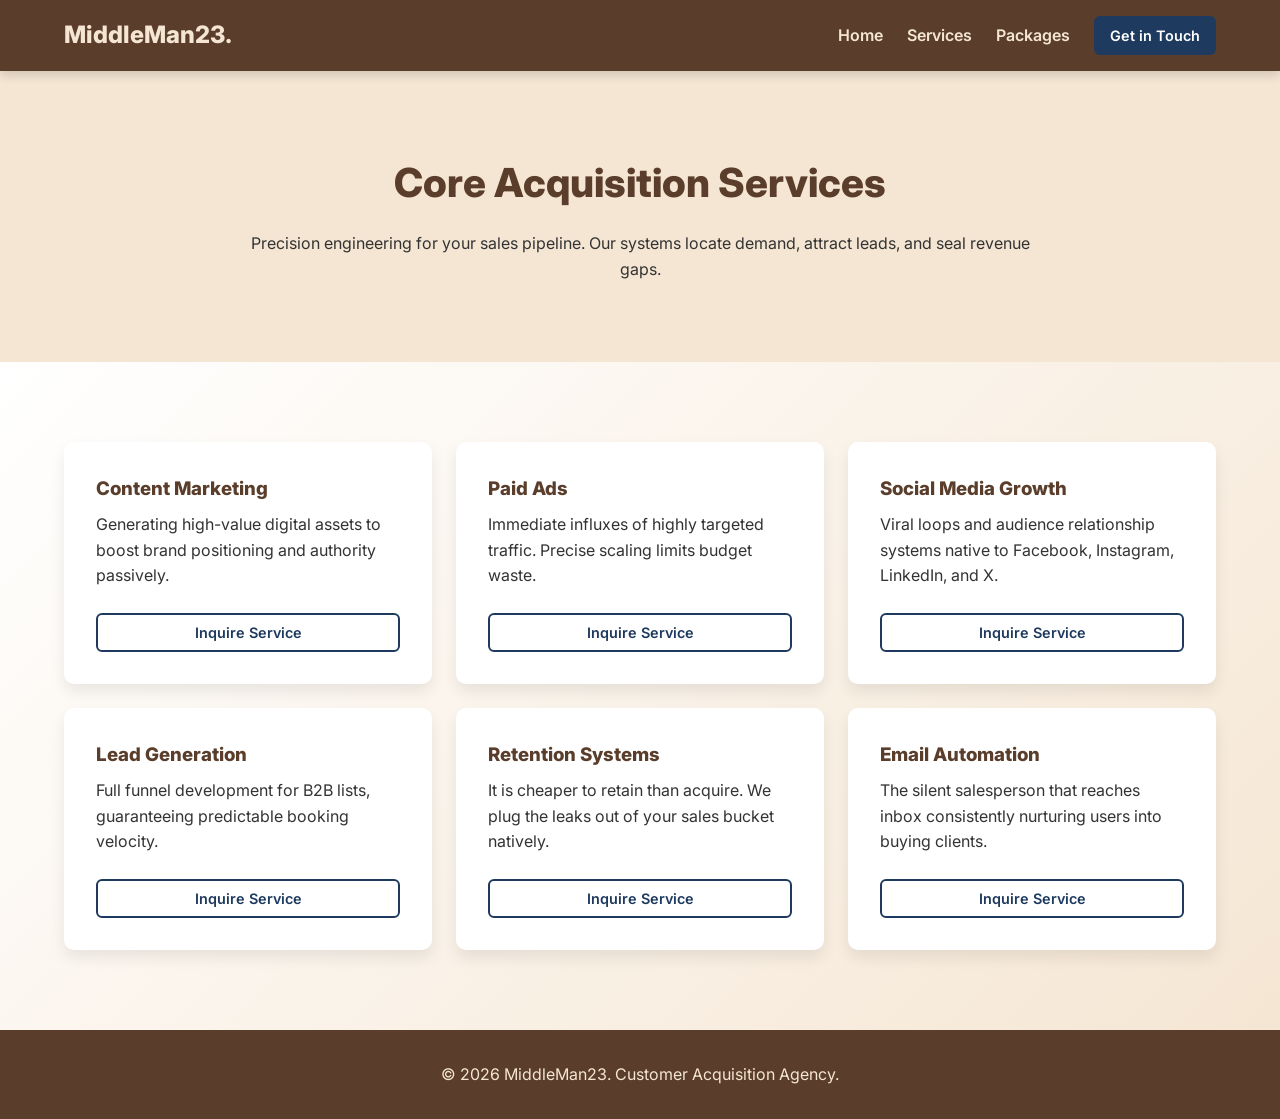
<file: MiddleMan/services.html>
<!DOCTYPE html>
<html lang="en">
<head>
    <meta charset="UTF-8">
    <meta name="viewport" content="width=device-width, initial-scale=1.0">
    <title>Our Services | MiddleMan23</title>
    <link href="https://fonts.googleapis.com/css2?family=Inter:wght@400;600;800&display=swap" rel="stylesheet">
    <link rel="stylesheet" href="styles.css">
</head>
<body>

    <header class="navbar sticky shadow-md hover-lift-element">
        <div class="container flex-row justify-between align-center">
            <div class="logo">MiddleMan23.</div>
            <nav class="nav-links">
                <a href="index.html">Home</a>
                <a href="services.html">Services</a>
                <a href="products.html">Packages</a>
                <a href="#contact" class="btn btn-sm btn-accent hover-lift">Get in Touch</a>
            </nav>
            <button class="hamburger" id="hamburger">&#9776;</button>
        </div>
    </header>

    <section class="section-padding text-center">
        <div class="container">
            <h1 class="text-strong text-4xl mb-2 hover-lift-element">Core Acquisition Services</h1>
            <p class="max-w-lg center-margin">Precision engineering for your sales pipeline. Our systems locate demand, attract leads, and seal revenue gaps.</p>
        </div>
    </section>

    <!-- SERVICES GRID -->
    <section class="section-padding section-bg-alt pb-xl">
        <div class="container grid-card grid-3">
            <div class="card service-card hover-lift">
                <h3 class="text-strong">Content Marketing</h3>
                <p>Generating high-value digital assets to boost brand positioning and authority passively.</p>
                <a href="#contact" class="btn btn-accent-outline btn-sm mt-3 hover-lift block text-center">Inquire Service</a>
            </div>
            <div class="card service-card hover-lift">
                <h3 class="text-strong">Paid Ads</h3>
                <p>Immediate influxes of highly targeted traffic. Precise scaling limits budget waste.</p>
                <a href="#contact" class="btn btn-accent-outline btn-sm mt-3 hover-lift block text-center">Inquire Service</a>
            </div>
            <div class="card service-card hover-lift">
                <h3 class="text-strong">Social Media Growth</h3>
                <p>Viral loops and audience relationship systems native to Facebook, Instagram, LinkedIn, and X.</p>
                <a href="#contact" class="btn btn-accent-outline btn-sm mt-3 hover-lift block text-center">Inquire Service</a>
            </div>
            <div class="card service-card hover-lift">
                <h3 class="text-strong">Lead Generation</h3>
                <p>Full funnel development for B2B lists, guaranteeing predictable booking velocity.</p>
                <a href="#contact" class="btn btn-accent-outline btn-sm mt-3 hover-lift block text-center">Inquire Service</a>
            </div>
            <div class="card service-card hover-lift">
                <h3 class="text-strong">Retention Systems</h3>
                <p>It is cheaper to retain than acquire. We plug the leaks out of your sales bucket natively.</p>
                <a href="#contact" class="btn btn-accent-outline btn-sm mt-3 hover-lift block text-center">Inquire Service</a>
            </div>
            <div class="card service-card hover-lift">
                <h3 class="text-strong">Email Automation</h3>
                <p>The silent salesperson that reaches inbox consistently nurturing users into buying clients.</p>
                <a href="#contact" class="btn btn-accent-outline btn-sm mt-3 hover-lift block text-center">Inquire Service</a>
            </div>
        </div>
    </section>

    <footer class="text-center py-4 bg-brown text-beige">
        <p>&copy; 2026 MiddleMan23. Customer Acquisition Agency.</p>
    </footer>

    <script src="script.js"></script>
</body>
</html>
</file>
<file: Buffet/styles.css>
/* ---- DESIGN VARIABLES ---- */
:root {
    --bg-darkest: #050505;        /* Deep Black */
    --bg-card: #141414;           /* Dark Charcoal for Cards */
    --bg-placeholder: #0a0a0a;    /* Even deeper black for fake images */
    
    --accent-orange: #ff5722;     /* Fire / Grill Orange */
    --accent-red: #d82b00;        /* Fire Red */
    --accent-glow: rgba(255, 87, 34, 0.4); 

    --text-main: #f5f5f5;
    --text-muted: #a0a0a0;

    --font-base: 'Poppins', sans-serif;
    --radius-sm: 8px;
    --radius-md: 16px;
    --radius-lg: 32px;
    
    --transition-smooth: all 0.4s cubic-bezier(0.165, 0.84, 0.44, 1);
}

/* ---- GLOBAL RESET & SETUP ---- */
* {
    margin: 0;
    padding: 0;
    box-sizing: border-box;
    scroll-behavior: smooth;
}

body {
    background-color: var(--bg-darkest);
    color: var(--text-main);
    font-family: var(--font-base);
    line-height: 1.6;
    overflow-x: hidden;
}

.container {
    width: 90%;
    max-width: 1200px;
    margin: 0 auto;
}

/* ---- TYPOGRAPHY ---- */
a {
    text-decoration: none;
    color: inherit;
}
.dot {
    color: var(--accent-orange);
}
.text-accent {
    color: var(--accent-orange) !important;
}

/* ---- BUTTONS & GLOW EFFECTS ---- */
.btn {
    display: inline-block;
    padding: 14px 32px;
    font-size: 1.1rem;
    font-weight: 700;
    border-radius: 50px;
    border: none;
    cursor: pointer;
    text-align: center;
    transition: var(--transition-smooth);
}

.btn-primary {
    background: linear-gradient(135deg, var(--accent-orange), var(--accent-red));
    color: #fff;
}

/* Soft breathing orange/red glow for Call-to-actions */
.glow-button {
    box-shadow: 0 4px 15px var(--accent-glow);
}
.glow-button:hover {
    transform: translateY(-3px) scale(1.02);
    box-shadow: 0 8px 25px rgba(255, 87, 34, 0.7);
}

/* ---- NAVBAR (GLASSMORPHISM) ---- */
.navbar {
    position: fixed;
    top: 0; left: 0; right: 0;
    z-index: 1000;
    background: rgba(5, 5, 5, 0.75);
    backdrop-filter: blur(10px);
    border-bottom: 1px solid rgba(255, 87, 34, 0.1);
    transition: background 0.3s ease;
}

.nav-container {
    display: flex;
    justify-content: space-between;
    align-items: center;
    width: 90%;
    max-width: 1200px;
    margin: 0 auto;
    padding: 1.2rem 0;
}

.logo {
    font-size: 1.6rem;
    font-weight: 900;
    letter-spacing: -0.5px;
    color: #fff;
}

.nav-links {
    list-style: none;
    display: flex;
    gap: 2rem;
}

.nav-links a {
    font-size: 1rem;
    font-weight: 500;
    color: var(--text-main);
    transition: color 0.3s;
}

.nav-links a:hover {
    color: var(--accent-orange);
    text-shadow: 0 0 10px rgba(255, 87, 34, 0.5);
}

/* Mobile Hamburger Menu Config */
.hamburger {
    display: none;
    background: none;
    border: none;
    cursor: pointer;
    flex-direction: column;
    gap: 5px;
}

.hamburger .bar {
    width: 25px;
    height: 3px;
    background-color: #fff;
    border-radius: 2px;
    transition: 0.3s;
}

/* ---- HERO SECTION ---- */
.hero {
    height: 100vh;
    min-height: 600px;
    display: flex;
    align-items: center;
    justify-content: center;
    text-align: center;
    position: relative;
    padding-top: 60px; /* Accounts for navbar */
    overflow: hidden;
}

/* Background Soft Orange Gradient Blur Effect */
.glow-backdrop {
    position: absolute;
    width: 600px;
    height: 600px;
    background: radial-gradient(circle, rgba(255, 87, 34, 0.15) 0%, rgba(5,5,5,0) 65%);
    top: 50%;
    left: 50%;
    transform: translate(-50%, -50%);
    z-index: 1;
    pointer-events: none;
}

.hero-content {
    position: relative;
    z-index: 2;
    padding: 2rem;
}

.hero-title {
    font-size: 4rem;
    font-weight: 900;
    margin-bottom: 0.5rem;
    line-height: 1.1;
    text-transform: uppercase;
}

.hero-subtitle {
    font-size: 1.4rem;
    color: var(--accent-orange);
    margin-bottom: 1.5rem;
    font-weight: 500;
}

.hero-tagline {
    font-size: 1.2rem;
    color: var(--text-muted);
    margin-bottom: 2.5rem;
}

/* ---- MENU SECTION ---- */
.menu-section {
    padding: 6rem 0;
    background-color: var(--bg-darkest);
}

.section-heading {
    text-align: center;
    font-size: 2.5rem;
    font-weight: 900;
    margin-bottom: 0.2rem;
}

.section-subheading {
    text-align: center;
    color: var(--text-muted);
    margin-bottom: 4rem;
    font-size: 1.1rem;
}

.menu-grid {
    display: grid;
    /* 3 Columns Desktop auto adjusting */
    grid-template-columns: repeat(auto-fill, minmax(320px, 1fr));
    gap: 2.5rem;
}

/* Cards setup for interactions */
.menu-card {
    background-color: var(--bg-card);
    border: 1px solid rgba(255,255,255, 0.03);
    border-radius: var(--radius-md);
    padding: 1.5rem;
    display: flex;
    flex-direction: column;
    transition: var(--transition-smooth);
}

/* The dark placeholder for the lack of real images */
.img-placeholder {
    width: 100%;
    aspect-ratio: 16 / 12;
    background: var(--bg-placeholder);
    border-radius: var(--radius-sm);
    margin-bottom: 1.5rem;
    box-shadow: inset 0px 4px 10px rgba(0,0,0,0.5);
}

.item-name {
    font-size: 1.25rem;
    font-weight: 700;
    margin-bottom: 0.5rem;
    flex-grow: 1; /* Pushes price to the bottom gracefully */
}

.item-desc {
    font-size: 0.85rem;
    font-weight: 300;
    color: var(--text-muted);
}

.item-price {
    font-size: 1.5rem;
    font-weight: 900;
    color: var(--accent-orange);
    margin-top: 1rem;
}

/* Hover Lift & Shadow + Glow Logic (Required UI Logic) */
.menu-card:hover {
    transform: translateY(-8px);
    box-shadow: 0 15px 35px rgba(0,0,0,0.8), 0 0 15px rgba(255, 87, 34, 0.15);
    border-color: rgba(255, 87, 34, 0.3);
}

.border-glow {
    border: 1px solid rgba(255, 87, 34, 0.3);
}

/* ---- CONTACT SECTION ---- */
.contact-section {
    padding: 5rem 0;
    background: linear-gradient(to top, var(--bg-card), var(--bg-darkest));
}

.contact-container {
    text-align: center;
    max-width: 600px;
    background-color: rgba(20,20,20,0.8);
    padding: 3rem;
    border-radius: var(--radius-lg);
    border: 1px solid rgba(255,255,255,0.05);
}

.contact-details {
    font-size: 1.2rem;
    margin: 2rem 0;
    color: var(--text-main);
    line-height: 2;
}

.contact-details strong {
    color: var(--accent-orange);
}

.lg-btn {
    padding: 18px 45px;
    font-size: 1.3rem;
    width: 100%;
}

/* ---- FOOTER ---- */
.footer {
    text-align: center;
    padding: 2rem;
    background-color: var(--bg-darkest);
    color: var(--text-muted);
    font-size: 0.9rem;
    border-top: 1px solid rgba(255,255,255,0.05);
}


/* ---- RESPONSIVE MEDIA QUERIES ---- */
@media (max-width: 768px) {
    /* Menu folds perfectly into 1 Column on Mobile */
    .menu-grid {
        grid-template-columns: 1fr;
    }
    
    .hero-title {
        font-size: 2.8rem;
    }

    .hero-subtitle {
        font-size: 1.1rem;
    }

    /* Navbar Hamburger Setup for Mobile Screens */
    .nav-links {
        position: fixed;
        right: -100%;
        top: 60px;
        flex-direction: column;
        background-color: rgba(20,20,20, 0.95);
        backdrop-filter: blur(15px);
        width: 100%;
        text-align: center;
        padding: 2rem 0;
        transition: 0.3s;
        border-bottom: 1px solid var(--accent-orange);
        box-shadow: 0 10px 30px rgba(0,0,0,0.5);
    }
    
    .nav-links.active {
        right: 0;
    }
    
    .hamburger {
        display: flex;
    }

    .hamburger.active .bar:nth-child(2) {
        opacity: 0;
    }
    .hamburger.active .bar:nth-child(1) {
        transform: translateY(8px) rotate(45deg);
    }
    .hamburger.active .bar:nth-child(3) {
        transform: translateY(-8px) rotate(-45deg);
    }

    .contact-container {
        padding: 2rem 1.5rem;
    }
    .lg-btn {
        padding: 16px 20px;
        font-size: 1.1rem;
    }
}
/* ---- MAP SECTION ---- */
.map-section {
    padding: 3rem 0 6rem 0; /* Padding adjusted to fit smoothly after Contact */
    background-color: var(--bg-darkest);
}

.map-container {
    width: 100%;
    max-width: 1000px;
    margin: 0 auto;
    border-radius: var(--radius-md);
    overflow: hidden;
    
    /* Soft orange/red glow border */
    border: 1px solid var(--accent-orange);
    box-shadow: 0 0 20px var(--accent-glow);
    transition: var(--transition-smooth);
}

.map-container:hover {
    box-shadow: 0 0 35px rgba(255, 87, 34, 0.4);
    transform: translateY(-5px);
}

.map-container iframe {
    display: block;
    border: none;
    width: 100%;
    height: 450px;
    
    /* 🪄 MAGIC CSS HACK: Turns standard light map into Dark Mode */
    filter: invert(90%) hue-rotate(180deg) brightness(85%) contrast(85%);
}
/* Map mobile sizing adjustment */
    .map-container iframe {
        height: 300px; /* makes the map slightly shorter on mobile to fit the screen */
    }
</file>
<file: king kota/style.css>
:root {
  --bg-color: #121212; --surface-color: #1e1e1e;
  --text-primary: #fcfcfc; --text-muted: #aaaaaa;
  --primary-red: #E53935; --accent-yellow: #FBC02D; --warm-brown: #6D4C41;
  --red-glow: rgba(229, 57, 53, 0.5); --outline-offset-color: #ffffff;
  --heading-font: 'Bebas Neue', 'Oswald', sans-serif;
  --body-font: 'Poppins', sans-serif; --transition: 0.3s ease; --border-radius: 20px;
}[data-theme="light"] {
  --bg-color: #FFF3E0; --surface-color: #FFFFFF;
  --text-primary: #121212; --text-muted: #555555;
  --outline-offset-color: rgba(0, 0, 0, 0.9);
}

* { box-sizing: border-box; margin: 0; padding: 0; }
html { scroll-behavior: smooth; }
body { font-family: var(--body-font); background-color: var(--bg-color); color: var(--text-primary); overflow-x: hidden; }
h1, h2, h3, .logo { font-family: var(--heading-font); letter-spacing: 1px; }
h2 { font-size: 2.8rem; text-align: center; margin-bottom: 2rem; }
span.highlight, h2 span, .logo span { color: var(--accent-yellow); }
[data-theme="light"] span.highlight,[data-theme="light"] h2 span { color: #d17502; }

/* Shapes */
.shape-container { position: fixed; inset: 0; z-index: -1; pointer-events: none; overflow: hidden; }
.shape { position: absolute; opacity: 0.8; animation: floatMotion 8s infinite alternate ease-in-out; }
.sausage { width: 120px; height: 45px; border-radius: 50px; background-color: var(--warm-brown); }
.triangle { width: 90px; height: 90px; background-color: var(--accent-yellow); clip-path: polygon(50% 0%, 0% 100%, 100% 100%); }
.polony { width: 80px; height: 80px; border-radius: 50%; background-color: var(--primary-red); }
.blur { opacity: 0.25; filter: blur(18px); }
.sharp { transform: rotate(-8deg); box-shadow: -5px 6px 0px var(--outline-offset-color); z-index: 1; }
.sh-1 { top: 10%; left: -2%; animation-duration: 9s;} .sh-2 { top: 60%; left: 8%;  animation-duration: 10s;} .sh-3 { top: 20%; right: 10%; animation-duration: 7s;} .sh-4 { bottom: 10%; right: -2%; animation-duration: 8s;}
@keyframes floatMotion { 0% { transform: translateY(0) rotate(-8deg); } 100% { transform: translateY(15px) rotate(-12deg); } }

/* Global */
header { position: fixed; top: 0; width: 100%; background: rgba(var(--bg-color), 0.7); backdrop-filter: blur(10px); z-index: 100; border-bottom: 1px solid rgba(200,200,200, 0.1); padding: 1rem 0; }
.nav-container { display: flex; justify-content: space-between; align-items: center; max-width: 1100px; margin: auto; padding: 0 1.5rem; }
.logo { font-size: 2rem; font-weight: 700; text-transform: uppercase; }
.nav-links a { text-decoration: none; color: var(--text-primary); margin-left: 1.5rem; font-weight: 600; }
.theme-toggle { background: none; border: none; color: var(--accent-yellow); cursor: pointer; padding: 0.5rem; }

section { max-width: 1100px; margin: 0 auto; padding: 6rem 1.5rem 2rem 1.5rem; }
.hero { min-height: 85vh; display: flex; align-items: center; }
.hero h1 { font-size: 4rem; line-height: 1.1; margin-bottom: 1rem; }
.hero .subtext { font-size: 1.1rem; color: var(--text-muted); margin-bottom: 2rem; }

/* Buttons */
.btn { display: inline-flex; align-items: center; justify-content: center; padding: 0.8rem 1.5rem; font-weight: 600; border-radius: var(--border-radius); border: none; cursor: pointer; transition: all 0.3s; font-family: var(--body-font); font-size: 1rem; }
.btn-primary { background: var(--primary-red); color: white; }
.glow-btn:hover { box-shadow: 0 0 15px var(--red-glow); transform: translateY(-3px); }
.btn-secondary { background: var(--surface-color); color: var(--text-primary); border: 1px solid rgba(200, 200, 200, 0.3); }
.w-full { width: 100%; }

/* Grid Cards */
.menu-grid, .contact-grid { display: grid; grid-template-columns: repeat(auto-fit, minmax(320px, 1fr)); gap: 2rem; }
.menu-card, .contact-grid { background: var(--surface-color); padding: 1.8rem; border-radius: var(--border-radius); transition: transform 0.3s, box-shadow 0.3s; }
.menu-card:hover { transform: translateY(-5px); border: 1px solid var(--red-glow); box-shadow: 0 10px 25px rgba(0,0,0,0.2); }
.menu-card h3 { font-size: 1.8rem; color: var(--primary-red); text-transform: uppercase; border-bottom: 1px dashed rgba(100,100,100,0.3); padding-bottom: 0.5rem; margin-bottom: 1rem; }
.menu-card ul { list-style: none; }
.menu-card li { display: flex; flex-direction: column; padding: 0.8rem 0; border-bottom: 1px solid rgba(150,150,150,0.1); }
.menu-card li > div { display: flex; justify-content: space-between; align-items: center; width: 100%; margin-bottom: 0.5rem; }
.item-name { font-weight: 600; font-size: 1.1rem; }
.price { color: var(--accent-yellow); font-family: var(--heading-font); font-size: 1.3rem; }[data-theme="light"] .price { color: #d17502;}
.add-btn { align-self: flex-start; background: transparent; border: 2px solid var(--primary-red); color: var(--primary-red); padding: 0.4rem 1.2rem; border-radius: 50px; font-weight: 600; cursor: pointer; font-size: 0.9rem; transition: all 0.2s;}
.add-btn:hover { background: var(--primary-red); color: white; }
.contact-grid p {margin-bottom: 8px;}
.map-embed iframe { width: 100%; height: 280px; border-radius: 15px; border: 1px solid rgba(100,100,100,0.3);}

/* Shopping Basket Slide Sidebar */
.floating-cart { position: fixed; bottom: 30px; right: 30px; background: var(--primary-red); width: 65px; height: 65px; border-radius: 50%; display: flex; align-items: center; justify-content: center; box-shadow: 0 4px 15px var(--red-glow); cursor: pointer; z-index: 1000; transition: transform 0.2s; }
.floating-cart:hover { transform: scale(1.1); }
.cart-icon { font-size: 1.8rem; }
.cart-badge { position: absolute; top: 0; right: 0; background: var(--accent-yellow); color: #000; width: 24px; height: 24px; border-radius: 50%; font-size: 0.9rem; font-weight: bold; display: flex; justify-content: center; align-items: center; border: 2px solid var(--bg-color); }
.cart-sidebar { position: fixed; top: 0; right: -100%; width: 400px; max-width: 100vw; height: 100vh; background: var(--surface-color); z-index: 1002; display: flex; flex-direction: column; transition: right 0.4s cubic-bezier(0.25, 0.8, 0.25, 1); box-shadow: -5px 0 25px rgba(0,0,0,0.5); border-left: 1px solid rgba(150,150,150,0.1); }
.cart-sidebar.open { right: 0; }
.cart-overlay { position: fixed; inset: 0; background: rgba(0,0,0,0.6); z-index: 1001; opacity: 0; pointer-events: none; transition: opacity 0.3s; backdrop-filter: blur(3px); }
.cart-overlay.open { opacity: 1; pointer-events: auto; }
.cart-header { padding: 1.5rem; display: flex; justify-content: space-between; border-bottom: 1px solid rgba(150,150,150,0.1); }
.cart-header h3 { font-size: 2rem; color: var(--accent-yellow); margin: 0; }
.close-cart { background: none; border: none; color: var(--text-primary); font-size: 1.5rem; cursor: pointer; }
.cart-items { flex: 1; padding: 1.5rem; overflow-y: auto; display: flex; flex-direction: column; gap: 1rem; }
.cart-item { display: flex; justify-content: space-between; align-items: center; border-bottom: 1px dashed rgba(150,150,150,0.2); padding-bottom: 1rem; }
.cart-item-details { display: flex; flex-direction: column; }
.cart-item-name { font-weight: bold; font-size: 1rem;}
.cart-item-price { color: var(--text-muted); font-size: 0.9rem;}
.cart-item-actions { display: flex; align-items: center; gap: 10px; }
.cart-btn { background: var(--bg-color); color: var(--text-primary); border: 1px solid rgba(150,150,150,0.3); border-radius: 50%; width: 30px; height: 30px; cursor: pointer; font-weight: bold; }
.cart-btn:hover { background: var(--accent-yellow); color: black; border-color: var(--accent-yellow); }

.cart-footer { padding: 1.5rem; border-top: 1px solid rgba(150,150,150,0.1); background: rgba(var(--bg-color), 0.5); }
.cart-total-line { display: flex; justify-content: space-between; align-items: center; font-size: 1.3rem; margin-bottom: 1rem; }

.checkout-form { display: flex; flex-direction: column; gap: 10px; }
.checkout-form input { padding: 0.8rem; font-family: var(--body-font); background: var(--bg-color); color: var(--text-primary); border: 1px solid rgba(150,150,150,0.3); border-radius: 10px; width: 100%; outline: none; }
.checkout-form input:focus { border-color: var(--accent-yellow); }
.empty-cart-msg { text-align: center; color: var(--text-muted); font-style: italic; margin-top: 2rem; }
.store-closed-alert { display: none; background: rgba(229, 57, 53, 0.1); border: 1px solid var(--primary-red); color: var(--primary-red); padding: 0.8rem; border-radius: 8px; text-align: center; margin-bottom: 10px;}
/* Disable UI Class */
.btn:disabled, .disabled-btn { opacity: 0.5; cursor: not-allowed !important; pointer-events: none; }

@media (max-width: 600px) { .nav-links { display: none; } .hero h1 { font-size: 3.2rem; } .floating-cart { bottom: 20px; right: 20px;} }
</file>
<file: MiddleMan/styles.css>
/* DESIGN SYSTEM: Future Dark Mode Implementation Prep */
:root {
    /* Palette strict rules: */
    --beige: #F5E6D3;         /* Main background */
    --caramel: #C68E5F;       /* Sections / Highlights */
    --brown: #5A3E2B;         /* Navbar / Strong Text Elements */
    --accent: #1E3A5F;        /* Deep Blue -> BUTTONS/LINKS/CTA ONLY */
    
    /* Defaults mapped: */
    --bg-main: var(--beige);
    --bg-card: #FFFFFF;
    --text-main: #333333;
    --text-strong: var(--brown);
    
    /* Shadows mapped for smooth lifts */
    --shadow-light: 0 4px 6px rgba(0, 0, 0, 0.05);
    --shadow-deep: 0 18px 40px rgba(90, 62, 43, 0.25);
    --shadow-card: 0 8px 15px rgba(0, 0, 0, 0.08);

    /* System vars */
    --transition-speed: 0.3s;
    --ease-fluid: ease-in-out;
}

/* Base Configs */
html { scroll-behavior: smooth; font-size: 100%; box-sizing: border-box; }
*, *:before, *:after { box-sizing: inherit; margin: 0; padding: 0; }

body {
    font-family: 'Inter', sans-serif;
    background-color: var(--bg-main);
    color: var(--text-main);
    line-height: 1.6;
}

a { 
    text-decoration: none; 
    color: var(--accent); /* ALL anchor links blue strictly */
    transition: all var(--transition-speed) var(--ease-fluid);
}

img { max-width: 100%; height: auto; }

ul { list-style: none; }

/* UTILITY CLASSES / MODULAR 'SCRUM-BASED' ELEMENTS */
.container {
    width: 90%;
    max-width: 1200px;
    margin: 0 auto;
}

.text-center { text-align: center; }
.center-margin { margin-left: auto; margin-right: auto; }
.text-strong { color: var(--text-strong); font-weight: 800; }
.text-beige { color: var(--beige); }
.text-white { color: #fff; }
.text-4xl { font-size: 2.5rem; }
.font-bold { font-weight: bold; }
.font-italic { font-style: italic; }

.mb-1 { margin-bottom: 0.5rem; }
.mb-2 { margin-bottom: 1rem; }
.mb-3 { margin-bottom: 1.5rem; }
.mb-4 { margin-bottom: 2.5rem; }
.mt-2 { margin-top: 1rem; }
.mt-3 { margin-top: 1.5rem; }
.mt-4 { margin-top: 2.5rem; }
.mt-auto { margin-top: auto; }
.p-2 { padding: 1rem; }
.p-3 { padding: 1.5rem; }
.py-4 { padding: 2rem 0; }
.pb-xl { padding-bottom: 4rem; }

.bg-caramel { background-color: var(--caramel); }
.bg-brown { background-color: var(--brown); }
.bg-white { background-color: #fff; }
.bg-alt { background-color: rgba(198, 142, 95, 0.1); }
.section-bg-alt { background: linear-gradient(135deg, #FFFFFF, var(--beige)); }
.bg-accent { background-color: var(--accent); }

.flex-row { display: flex; }
.justify-between { justify-content: space-between; }
.align-center { align-items: center; }
.align-start { align-items: flex-start; }

.grid-card { display: grid; gap: 1.5rem; }
.grid-5 { grid-template-columns: repeat(auto-fit, minmax(200px, 1fr)); }
.grid-3 { grid-template-columns: repeat(auto-fit, minmax(300px, 1fr)); }
.grid-2-columns { display: grid; grid-template-columns: 1fr 1fr; gap: 3rem; }

.block { display: block; }
.w-full { width: 100%; }
.max-w-lg { max-width: 800px; }
.rounded { border-radius: 8px; }

/* HOVER 3D LIFT KEY FEATURE (Applies strict to interactive UI nodes) */
.hover-lift {
    transition: transform 0.3s ease, box-shadow 0.3s ease;
}
.hover-lift:hover {
    transform: translateY(-8px);
    box-shadow: var(--shadow-deep);
}
.hover-lift-section { transition: transform 0.3s ease; }
.hover-lift-section:hover { transform: translateY(-5px); }

/* NAVBAR COMPONENT */
.navbar {
    background-color: var(--brown);
    padding: 1rem 0;
    color: var(--beige);
    position: sticky;
    top: 0;
    z-index: 999;
}
.navbar.shadow-md { box-shadow: 0 4px 10px rgba(0,0,0,0.15); }
.navbar .logo {
    font-size: 1.5rem;
    font-weight: 800;
    color: var(--beige);
}
.navbar .nav-links {
    display: flex;
    align-items: center;
    gap: 1.5rem;
}
.navbar .nav-links a {
    color: var(--beige); /* Except inside Navbar where we need beige on brown base. */
    font-weight: 600;
}
.navbar .nav-links a:hover {
    color: var(--caramel); 
}
.navbar .nav-links a.btn { color: #fff; }
.hamburger {
    background: none; border: none; font-size: 2rem;
    color: var(--beige); cursor: pointer; display: none;
}

/* BUTTONS */
.btn {
    display: inline-block;
    padding: 10px 24px;
    border-radius: 6px;
    font-weight: 600;
    cursor: pointer;
    border: 2px solid transparent;
}
.btn-accent { background-color: var(--accent); color: #fff; }
.btn-accent-outline {
    background-color: transparent;
    border-color: var(--accent);
    color: var(--accent);
}
.btn-accent-outline:hover { background-color: var(--accent); color: #fff; }
.btn-bg-white { background-color: #fff; color: var(--text-strong); }
.btn-sm { padding: 6px 14px; font-size: 0.9rem; }
.btn-lg { padding: 14px 30px; font-size: 1.1rem; }

/* SECTION TYPOGRAPHY & LAYOUT */
.section-padding { padding: 5rem 0; }
.section-title { font-size: 2rem; margin-bottom: 2rem; }

/* HOME COMPONENTS */
.hero {
    min-height: 70vh;
    display: flex;
    flex-direction: column;
    justify-content: center;
}
.hero-title {
    font-size: 3.5rem;
    line-height: 1.2;
    margin-bottom: 1rem;
}
.text-highlight { color: var(--caramel); }
.hero-subtext {
    font-size: 1.2rem; margin-bottom: 2rem; color: #555;
}
.hero-buttons {
    display: flex; gap: 1rem; justify-content: center;
}
.feature-tags { margin-top: 1.5rem; display: flex; gap: 0.5rem; justify-content: center; flex-wrap: wrap;}
.tag {
    color: var(--brown); padding: 5px 12px; border-radius: 20px; font-weight: 600; font-size: 0.9rem;
}

/* CARDS */
.card {
    background-color: var(--bg-card);
    padding: 2rem;
    border-radius: 10px;
    box-shadow: var(--shadow-card);
    display: flex; flex-direction: column;
}
.card h3 { color: var(--text-strong); margin-bottom: 0.5rem; }

.card-alt { background-color: var(--beige); color: var(--text-strong); border-radius: 10px; padding: 2rem; }
.shadow-inner { box-shadow: inset 0px 5px 15px rgba(0,0,0,0.1); }

/* SERVICES */
.service-card p { flex-grow: 1; }

/* PACKAGES */
.pricing-card { position: relative; height: 100%; border: 1px solid rgba(0,0,0,0.05);}
.border-subtle { border-color: rgba(0,0,0,0.1); }
.border-beige-subtle { border-color: rgba(245, 230, 211, 0.3); }
.pricing-features li { margin-bottom: 0.75rem; font-weight: 500; }
.highlight-card {
    background: linear-gradient(180deg, var(--caramel), var(--brown));
    color: #fff;
    border: none;
    transform: scale(1.05); /* Highlight popup */
}
.highlight-card:hover { transform: scale(1.05) translateY(-8px); } /* Keep popup and lift! */
.highlight-card h3 { color: #fff; font-size: 1.8rem;}
.popular-tag {
    position: absolute; top: -15px; right: 20px;
    padding: 5px 15px; border-radius: 15px; font-size: 0.8rem;
}

/* FORM STYLES */
.contact-form { background-color: #fff; }
.form-group { margin-bottom: 1rem; width: 100%;}
.half-width { width: 48%; }
.form-group label { display: block; font-weight: 600; margin-bottom: 0.5rem; font-size: 0.9rem; }
.form-group input, .form-group textarea, .custom-select {
    width: 100%; padding: 12px; border: 1px solid #ccc;
    border-radius: 6px; font-family: 'Inter', sans-serif;
    transition: box-shadow var(--transition-speed); background-color: #FDFBF8;
}
.form-group input:focus, .form-group textarea:focus {
    outline: none; box-shadow: 0 0 5px var(--accent); border-color: var(--accent);
}
.custom-select { cursor: pointer; }

/* STARS AND RATING */
.star-rating { font-size: 1.5rem; color: #ccc; display: inline-block;}
.star-rating span { cursor: pointer; transition: color 0.2s; }
.star-rating span.active, .star-rating span:hover, .star-rating span:hover ~ span {
    color: var(--brown);
}
.success-message {
    padding: 10px; background-color: #d4edda; color: #155724;
    border: 1px solid #c3e6cb; border-radius: 4px; text-align: center; font-weight: 600;
}
.success-message.hidden { display: none; }
.success-message.show { display: block; animation: fadeIn 0.5s ease forwards;}
@keyframes fadeIn { from{opacity:0;} to{opacity:1;}}

/* RESPONSIVE DESIGN */
@media(max-width: 900px) {
    .grid-2-columns { grid-template-columns: 1fr; }
    .hero-title { font-size: 2.8rem; }
    .hero-buttons { flex-direction: column; width: 100%; align-items: stretch;}
    .hero-buttons a { width: 100%; text-align: center; }
}

@media(max-width: 768px) {
    .hamburger { display: block; }
    .nav-links { 
        display: none; 
        flex-direction: column;
        width: 100%; 
        position: absolute; 
        top: 60px; right: 0;
        background-color: var(--brown);
        padding: 1.5rem 0; box-shadow: var(--shadow-deep);
    }
    .nav-links.active { display: flex; }
    .form-row.flex-row { flex-direction: column; }
    .form-group.half-width { width: 100%; }
    .highlight-card { transform: scale(1); } /* remove highlight sizing overlay on mobile for proper fitting */
    .highlight-card:hover { transform: translateY(-8px); }
}
</file>
